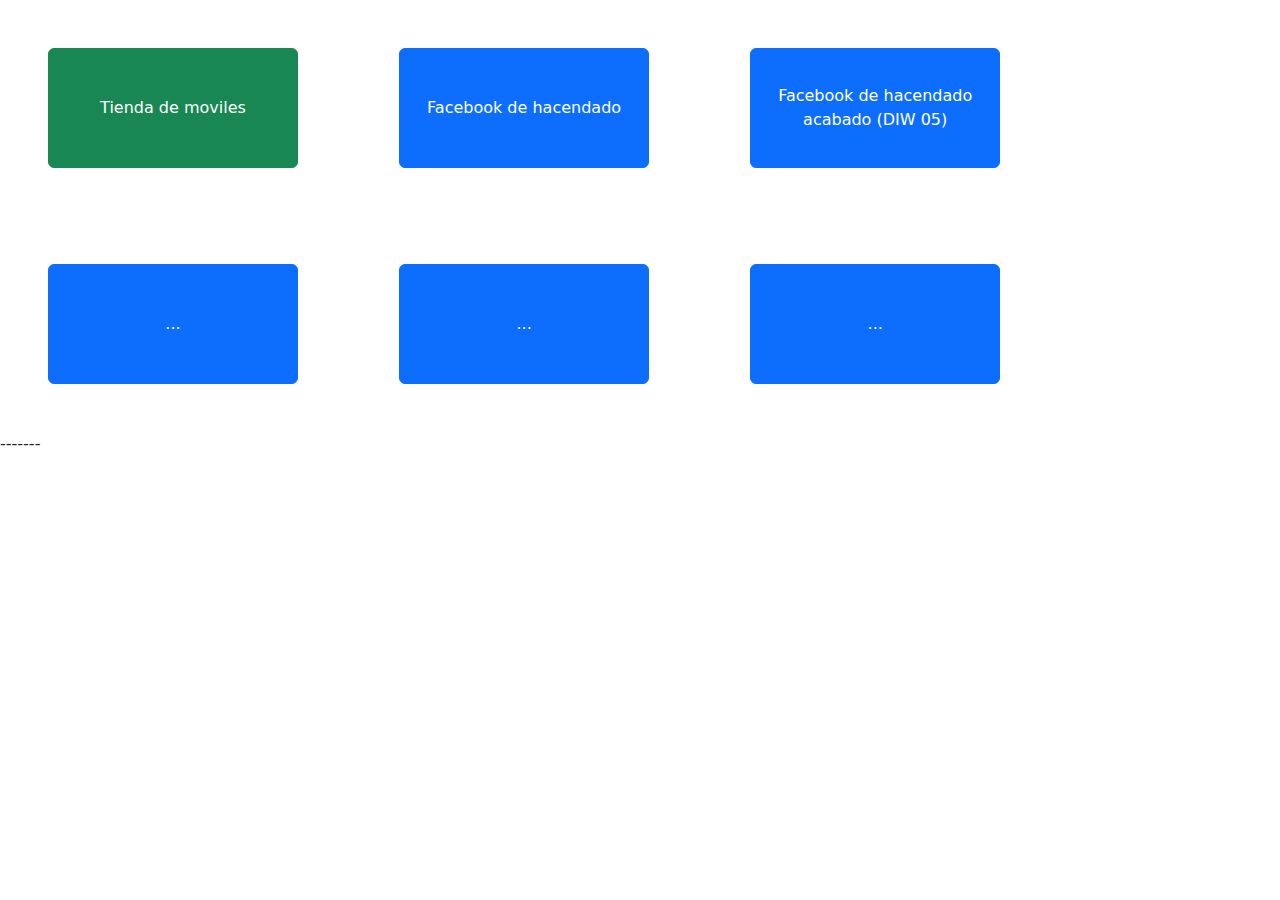
<file: index.html>
<!DOCTYPE html>
<html lang="en">
<head>
    <meta charset="UTF-8">
    <meta name="viewport" content="width=device-width, initial-scale=1.0">
    <link href="https://cdn.jsdelivr.net/npm/bootstrap@5.3.2/dist/css/bootstrap.min.css" rel="stylesheet" integrity="" crossorigin="anonymous">
    <link href="https://cdn.jsdelivr.net/npm/bootstrap-icons@1.7.2/font/bootstrap-icons.css" rel="stylesheet">
    <title>Jagoba Barberan</title>
</head>
<body>
    <div class="">
        <button type="button" class="btn btn-success m-5" style="width: 250px; height: 120px;">
            <a href="./pagina1/index.html" class="btn d-flex justify-content-center align-items-center" style="text-decoration: none; color: white; width: 100%; height: 100%;">Tienda de moviles</a>
        </button>
        <button type="button" class="btn btn-primary m-5" style="width: 250px; height: 120px;">
            <a href="./pagina2/index.html" class="btn d-flex justify-content-center align-items-center" style="text-decoration: none; color: white; width: 100%; height: 100%;">Facebook de hacendado</a>
        </button>

        <button type="button" class="btn btn-primary m-5" style="width: 250px; height: 120px;">
            <a href="./pagina3/index.html" class="btn d-flex justify-content-center align-items-center" style="text-decoration: none; color: white; width: 100%; height: 100%;">Facebook de hacendado acabado (DIW 05)</a>
        </button>

        <button type="button" class="btn btn-primary m-5" style="width: 250px; height: 120px;">
            <a href="#" class="btn d-flex justify-content-center align-items-center" style="text-decoration: none; color: white; width: 100%; height: 100%;">...</a>
        </button>

        <button type="button" class="btn btn-primary m-5" style="width: 250px; height: 120px;">
            <a href="#" class="btn d-flex justify-content-center align-items-center" style="text-decoration: none; color: white; width: 100%; height: 100%;">...</a>
        </button>

        
        <button type="button" class="btn btn-primary m-5" style="width: 250px; height: 120px;">
            <a href="#" class="btn d-flex justify-content-center align-items-center" style="text-decoration: none; color: white; width: 100%; height: 100%;">...</a>
        </button>
    </div>
</body>
<footer>-------</footer>
</html>
</file>
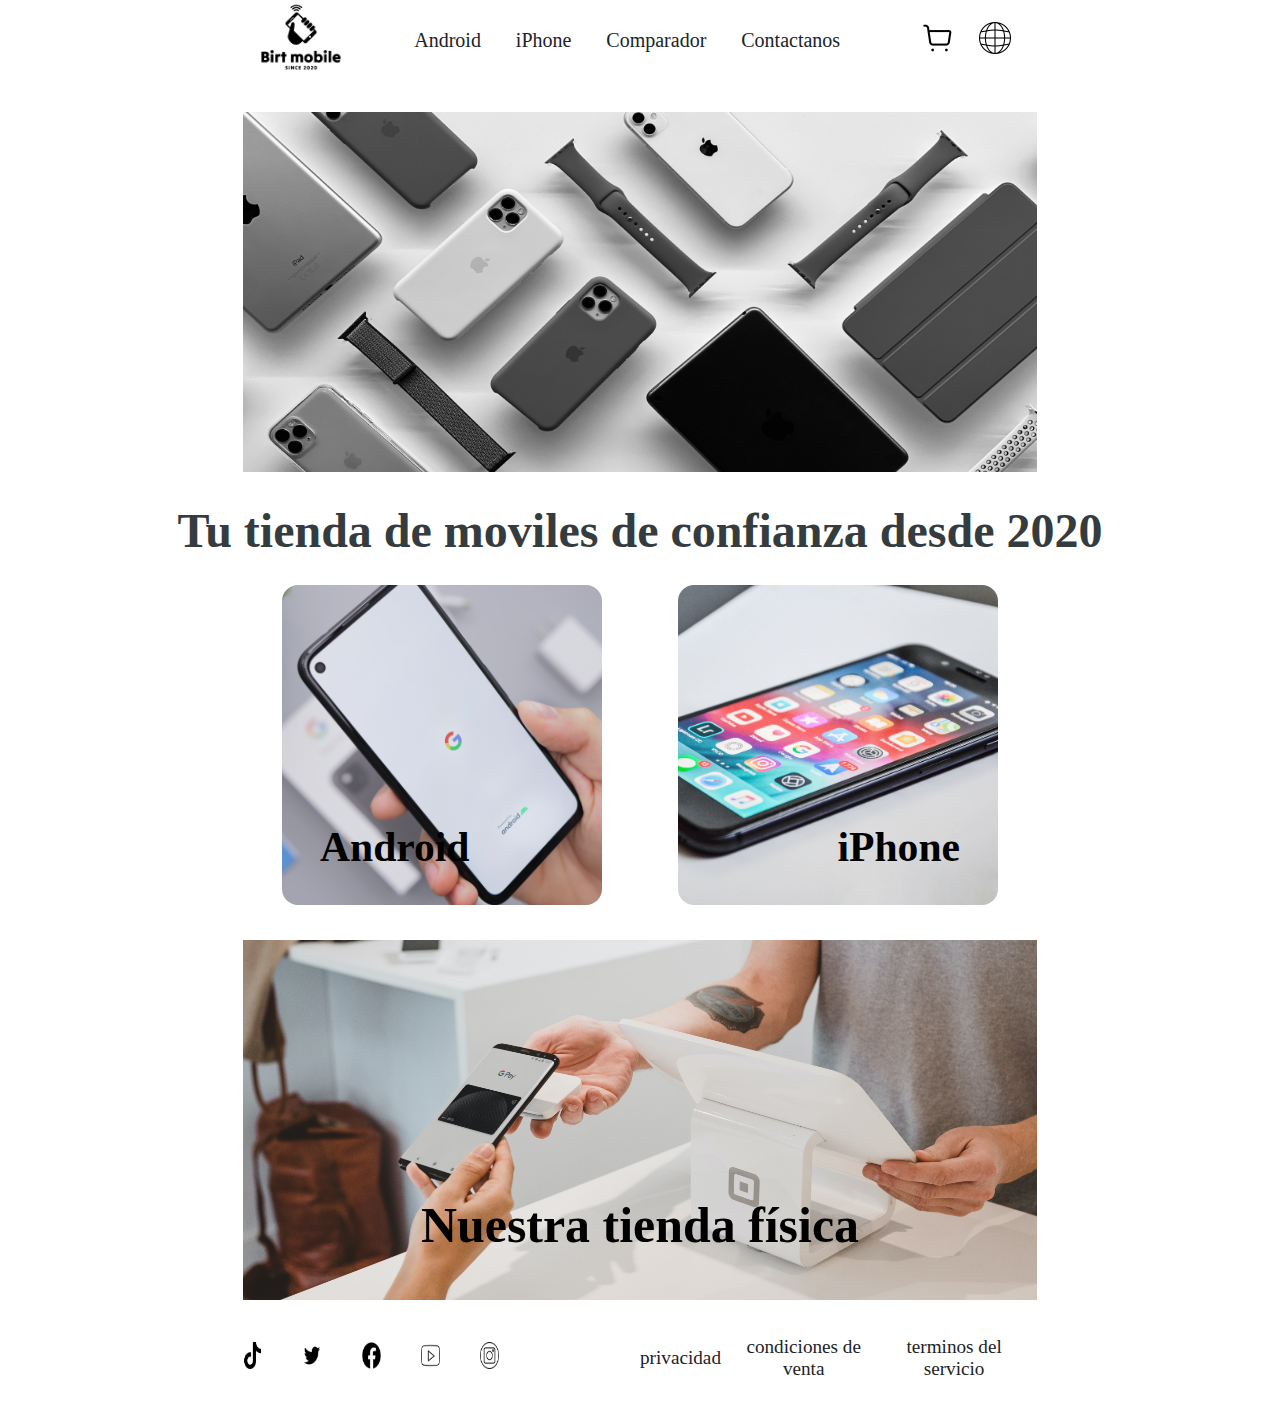
<file: pagina1/index.html>
<!DOCTYPE html>
<html lang="en">
<head>
    <meta charset="UTF-8">
    <meta name="viewport" content="width=device-width, initial-scale=1.0">
    <title>Birt Mobile</title>
    <link rel="stylesheet" href="styles/main.css">
    <link rel="stylesheet" href="styles/index.css">
</head>
<body>
    <!--Cabecera comun para todas las paginas con los diferentes menús-->
    <header id="cabecera">
        <a href="index.html"><img src="images/logotipo.png" alt="Logotipo Birt" id="imagen-birt"></a>
        <nav>
            <ul id="lista-menus">
                <li><a href="android.html" class="enlace-web">Android</a></li>
                <li><a href="iphone.html" class="enlace-web">iPhone</a></li>
                <li><a href="comparador.html" class="enlace-web">Comparador</a></li>
                <li><a href="contacta.html" class="enlace-web">Contactanos</a></li>
            </ul>
        </nav>
        <aside>
            <a href="cesta.html">
                <img src="images/cesta.png" alt="Carrito de la cesta" srcset="" id="carro-compra" class="icono">
            </a>
            <a href="#">
                <img src="images/idioma.png" alt="Selector de idioma" srcset="" id="selector-idioma" class="icono">
            </a>
        </aside>
    </header>
    <!--Imagen principal de la pagina y frase de la pagina-->
    <section id="general-index">
        <article>
            <img src="images/imagen-principal.jpg" alt="Imagen principal Index" srcset="" class="imagen-principal">
            <h1 class="color-gris">Tu tienda de moviles de confianza desde 2020</h1>
        </article>
        <!--diferentes menús de dispositivos-->
        <article id="imagenes">
            <span class="imagenesmoviles lado-android">
                <a href="android.html"><img src="images/android.jpg" alt="foto android" srcset="" class="imagen-dispositivo"></a>
                <p id="android">Android</p>
            </span>
            <span class="imagenesmoviles lado-iphone">
                <a href="iphone.html"><img src="images/iphone.jpg" alt="foto iphone" srcset="" class="imagen-dispositivo"></a>
                <p id="iphone">iPhone</p>
            </span>
        </article>
    </section>
    <!--footer-->
    <footer>
        <div class="imagen-texto">
            <a href="contacta.html" id="foto-footer-contacta"><img src="images/tienda.jpg" alt="imagen principal footer" srcset="" id="imagenfooter"></a>
            <h2>Nuestra tienda física</h2>
        </div>
        <div id="fin-pagina">
            <ul id="lista-iconos">
                <li><a href="#"><img src="images/tik-tok.png" alt="red tiktok" srcset="" class="icono-red-social"></a></li>
                <li><a href=""><img src="images/twitter.png" alt="red twitter" srcset="" class="icono-red-social"></a></li>
                <li><a href=""><img src="images/facebook.png" alt="red facebook" srcset="" class="icono-red-social"></a></li>
                <li><a href=""><img src="images/youtube.png" alt="red youtube" srcset="" class="icono-red-social"></a></li>
                <li><a href=""><img src="images/instagram.png" alt="red instagram" srcset="" class="icono-red-social"></a></li>
            </ul>

            <ul id="condiciones">
                <a href="#" class="enlace-web"><li>privacidad</li></a>
                <a href="#" class="enlace-web"><li>condiciones de venta</li></a>
                <a href="#" class="enlace-web"><li>terminos del servicio</li></a>
            </ul>
        </div>
    </footer>

</body>
</html>
</file>
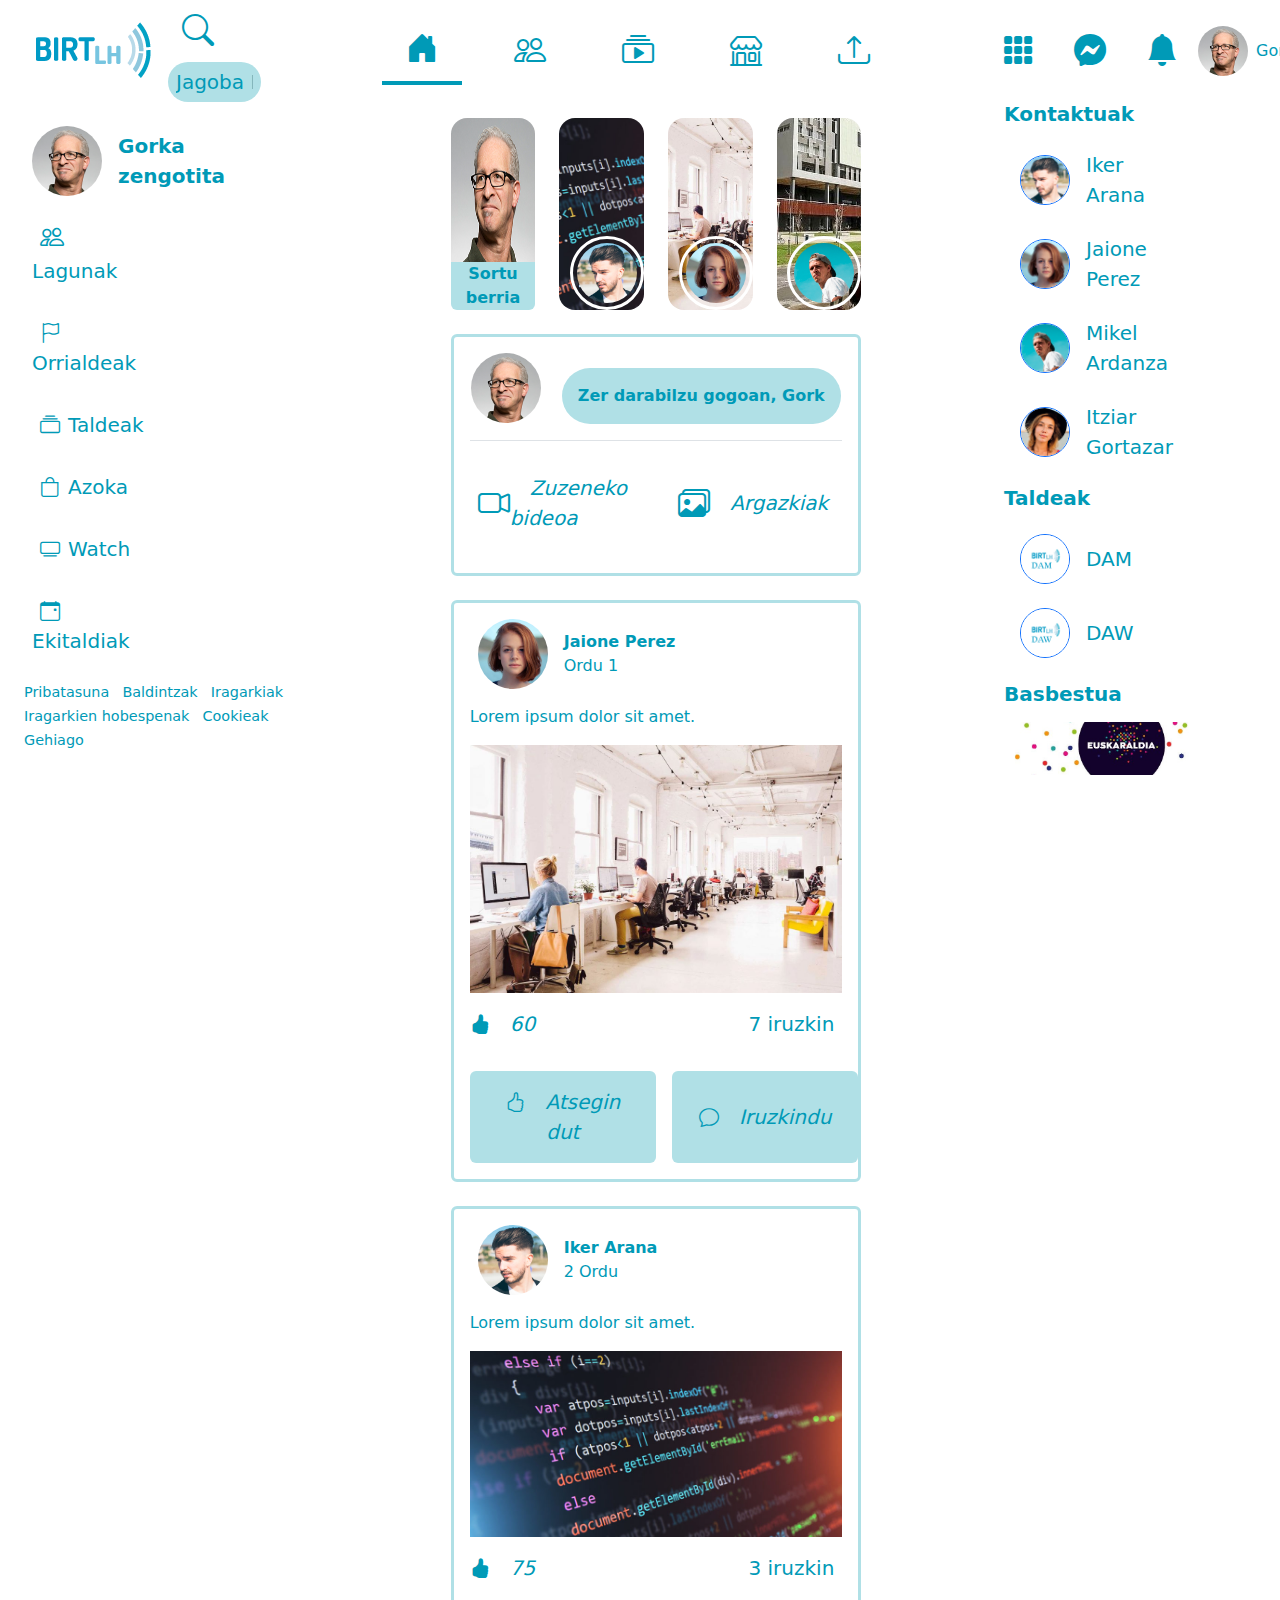
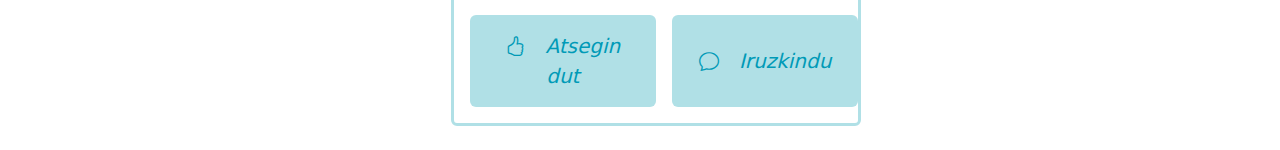
<file: pagina2/index.html>
<!DOCTYPE html>
<html lang="en">
<head>
    <meta charset="UTF-8">
    <meta name="viewport" content="width=device-width, initial-scale=1.0">
    <title>DIW 05 Jagoba</title>
    <link href="https://cdn.jsdelivr.net/npm/bootstrap@5.3.2/dist/css/bootstrap.min.css" rel="stylesheet" integrity="" crossorigin="anonymous">
    <link href="https://cdn.jsdelivr.net/npm/bootstrap-icons@1.7.2/font/bootstrap-icons.css" rel="stylesheet">
    
    <link rel="stylesheet" href="css/general.min.css">
</head>
<body>
    <!--Header de la pagina con las 3 columnas-->
    <header>
        <div class="container-fluid text-center">
            <div class="row">
                <!--Primera columna para el logo, el icono de la lupa y el input-->
                <div class="col-xl-3 col-md-7 col-12 d-flex align-items-center">
                    <img src="images/Logo_Birt.PNG" alt="" class="">
                    <div class="input-group text-center d-flex align-items-center">
                        <button class="btn btn-outline-none" type="button" id="search-addon">
                            <i class="bi bi-search"></i>
                        </button>
                        <input type="text" class="form-control-sm border-0 rounded-pill col-xl-8 col-8 fs-5 formulario" placeholder="Jagoba Barberan">
                    </div>
                </div>

                <!--Segunda columna para los iconos de la pagina-->
                <div class="col-xl-6 col-md-12 col-12 order-xl-0 order-3 d-flex justify-content-xl-center align-items-center justify-content-around gap-4">
                    <i class="bi bi-house-door-fill activo me-1 px-xl-4 p-2 "></i>
                    <i class="bi bi-people me-1 px-xl-4 p-2 pintar-cuadrado rounded-2"></i>
                    <i class="bi bi-collection-play me-1 px-xl-4 p-2 pintar-cuadrado rounded-2"></i>
                    <i class="bi bi-shop me-1 px-xl-4 p-2 pintar-cuadrado rounded-2"></i>
                    <i class="bi bi-upload me-1 px-xl-4 p-2 pintar-cuadrado rounded-2"></i>
                </div>

                <!--Tercera columna para los iconos, la foto y el nombre-->
                <div class="col-xl-3 col-md-5 col-12 d-flex justify-content-xl-end align-items-center justify-content-center">
                    <i class="bi bi-grid-3x3-gap-fill ms-2 p-3 pintar-redondo"></i>
                    <i class="bi bi-messenger ms-2 p-3 pintar-redondo"></i>
                    <i class="bi bi-bell-fill ms-2 p-3 pintar-redondo"></i>
                    <div class="pintar-tarjeta d-flex align-items-center p-1 col-xl-3">
                        <img src="images/persona1.jpg" alt="" srcset="" width="50" height="50" class="rounded-circle">
                        <span class="ms-2 nombre">Gorka</span>
                    </div>
                </div>
            </div>
        </div>
    </header>

    <!--Contenido de la pagina-->
    <main>
        <div class="container-fluid">
            <div class="row">
                <!--Primera columna para la foto y los diferentes enlaces-->
                <div class="col-xl-3 col-md-3 col-sm-3 p-4 d-none d-sm-inline">
                    <div class="d-flex align-items-center mb-3 ms-xl-2 pintar-tarjeta col-xl-7">
                        <img src="images/persona1.jpg" alt="" srcset="" width="70" height="70" class="rounded-circle me-3">
                        <span class="me-2 nombre"><a href="#" class="fs-5 fw-bold nombre">Gorka zengotita</a></span>
                    </div>
                    <ul class="list-unstyled">
                        <li class="mb-3 pintar-tarjeta col-xl-6 p-2 fs-5 nombre"><i class="bi bi-people fs-4 m-2"></i>Lagunak</li>
                        <li class="mb-3 pintar-tarjeta col-xl-6 p-2 fs-5 nombre"><i class="bi bi-flag fs-5 m-2"></i>Orrialdeak</li>
                        <li class="mb-3 pintar-tarjeta col-xl-6 p-2 fs-5 nombre"><i class="bi bi-collection fs-5 m-2"></i>Taldeak</li>
                        <li class="mb-3 pintar-tarjeta col-xl-6 p-2 fs-5 nombre"><i class="bi bi-bag fs-5 m-2"></i>Azoka</li>
                        <li class="mb-3 pintar-tarjeta col-xl-6 p-2 fs-5 nombre"><i class="bi bi-tv fs-5 m-2"></i>Watch</li>
                        <li class="mb-3 pintar-tarjeta col-xl-6 p-2 fs-5 nombre"><i class="bi bi-calendar-event fs-5 m-2"></i>Ekitaldiak</li>
                    </ul>
                    <div class="col-xl-12 mt-3">
                        <a href="" class="me-2 enlace">Pribatasuna</a>
                        <a href="" class="me-2 enlace">Baldintzak</a>
                        <a href="" class="me-2 enlace">Iragarkiak</a>
                        <a href="" class="me-2 enlace">Iragarkien hobespenak</a>
                        <a href="" class="me-2 enlace">Cookieak</a>
                        <a href="" class="me-2 enlace">Gehiago</a>
                    </div>
                </div>
                
                <!--Segunda columna para las historias y todo el feed-->
                <div class="col-xl-6 col-md-6 mx-md-3">
                    <!--Div unicamente para la zona de las historias hechas con card-->
                    <div class="col-xl-8 col-md-12 text-center d-flex justify-content-between m-auto gap-lg-4 gap-md-2 gap-2 mt-3">

                        <!--Primera historia-->
                        <div class="card rounded-4 border-0 tarjeta" style="width: 8rem; height: 12rem;">
                            <div class="storie w-100 h-100 position-absolute rounded-4"></div>
                            <img src="images/persona1.jpg" class="card-img-top rounded-top-4 " height="100%" alt="...">
                            <div class="p-xl-0 p-md-0">
                                <p class="card-text piefoto rounded-bottom d-dm-block">Sortu <span class="d-none d-lg-inline">berria</span></p>
                            </div>
                        </div>

                        <!--Segunda historia-->
                        <div class="card rounded-4 tarjeta border-0 " style="width: 8rem; height: 12rem;">
                            
                            <img src="images/paisaje2.jpg" class="card-img-top object-fit-cover rounded-4 " height="100%" alt="...">
                            
                            <div class="card-img-overlay p-0 d-flex justify-content-end align-items-end">
                                <span class="p-1 border border-3 border-white rounded-circle">
                                    <img src="images/persona2.jpg" width="60" height="60" class="rounded-circle" srcset="" >
                                </span>
                            </div>
                            <div class="storie w-100 h-100 position-absolute rounded-4 "></div>
                        </div>

                        <!--Tercera historia-->
                        <div class="card rounded-4 border-0 tarjeta storie" style="width: 8rem; height: 12rem;">
                            <img src="images/paisaje1.jpg" class="card-img-top object-fit-cover rounded-4 " height="100%" alt="...">
                            <div class="card-img-overlay p-0 d-flex justify-content-end align-items-end">
                                <span class="p-1 border border-3 border-white rounded-circle">
                                    <img src="images/persona3.jpg" width="60" height="60" class="rounded-circle" srcset="">
                                </span>
                            </div>
                            <div class="storie w-100 h-100 position-absolute rounded-4"></div>
                        </div>

                        <!--Cuarta historia-->
                        <div class="card rounded-4 tarjeta border-0 storie" style="width: 8rem; height: 12rem;">
                            <img src="images/ad1.jpg" class="card-img-top object-fit-cover rounded-4 " height="100%" alt="...">
                            <div class="card-img-overlay p-0 d-flex justify-content-end align-items-end">
                                <span class="p-1 border border-3 border-white rounded-circle">
                                    <img src="images/persona4.jpg" width="60" height="60" class="rounded-circle" srcset="">
                                </span>
                            </div>
                            <div class="storie w-100 h-100 position-absolute rounded-4"></div>
                        </div>
                        <!--Fin div historias-->
                    </div>
                    <!--contenido central del feed-->

                    <!--Primera parte donde aparece la foto y el input debajo-->
                    <div class="col-xl-8 m-auto border border-3 rounded bordetarjeta p-3 mt-4 mb-4">
                       <div class="border-bottom col-xl-12 text-center ">
                            <img src="images/persona1.jpg" alt="" srcset="" class="rounded-circle d-inline-block mb-3 ms-0" width="70" height="70">
                            <input type="text" class="border-0 rounded-pill col-xl-9 col-8 p-3 fw-bold d-inline-block mb-3 ms-3 formulario" placeholder="Zer darabilzu gogoan, Gorka?">
                       </div>

                       <div class="mb-1 mb-lg-0 mt-2 p-2">
                            <div class="d-flex justify-content-around gap-2">
                                <i class="bi bi-camera-video fs-xl-4 d-flex pintar-tarjeta-feed align-items-center justify-content-center col-xl-6 fs-md-2 mt-lg-0 my-md-3 my-lg-0"><p class="fs-5 mt-3 d-none d-lg-flex">&emsp;Zuzeneko bideoa</p></i>
                                <i class="bi bi-images fs-xl-4 d-flex  pintar-tarjeta-feed align-items-center justify-content-center col-xl-6 fs-lg-2 mt-lg-0 my-md-3 my-lg-0"><p class="fs-5 mt-3 d-none d-lg-flex">&emsp;Argazkiak</p></i>
                            </div>
                            
                        </div>
                    </div>
                    
                    <div class="col-xl-8 m-auto border border-3 rounded bordetarjeta p-3 mt-3 mb-4">
                        <div class="d-flex align-items-center mb-3 ms-2 col-xl-7">
                            <img src="images/persona3.jpg" alt="" srcset="" width="70" height="70" class="rounded-circle me-3">
                            <div>
                                <span class="me-2 nombre persona"><a href="#" class="fw-bold nombre">Jaione Perez</a></span>
                                <span class="d-flex"><a href="#" class="persona">Ordu 1</a></span>
                            </div>
                        </div>
                        <span class="d-flex textopost">Lorem ipsum dolor sit amet.</span>
                        

                        <div class=" d-flex justify-content-center mt-3 mb-3">
                             <img src="images/paisaje1.jpg" alt="" srcset="" width="500px" class="img-fluid w-100">
                         </div>
                         <div class="d-flex justify-content-between">
                            <i class="bi bi-hand-thumbs-up-fill fs-5 pintar-mano">&emsp;60</i>
                            <p class="fs-5 me-2 textopost pintar-mano">7 iruzkin</p>
                        </div>
                        <div class="d-flex justify-content-around mt-3 gap-3">
                            <button class="p-xl-3 p-3 pruebamia rounded col-6  pintar-boton"><i class="bi bi-hand-thumbs-up fs-5"><span class="d-none d-lg-inline">&emsp;Atsegin dut</span></i></button>
                            <button class="p-xl-3 p-3 pruebamia rounded col-6  pintar-boton"><i class="bi bi-chat fs-5"><span class="d-none d-lg-inline">&emsp;Iruzkindu</span></i></button>
                        </div>
                     </div>

                     <div class="col-xl-8 m-auto border border-3 rounded bordetarjeta p-3 mt-3 mb-4">
                        <div class="d-flex align-items-center mb-3 ms-2 col-xl-7">
                            <img src="images/persona2.jpg" alt="" srcset="" width="70" height="70" class="rounded-circle me-3">
                            <div>
                                <span class="me-2 nombre persona"><a href="#" class="fw-bold nombre">Iker Arana</a></span>
                                <span class="d-flex"><a href="#" class="persona">2 Ordu</a></span>
                            </div>
                        </div>
                        <span class="d-flex textopost">Lorem ipsum dolor sit amet.</span>
                        

                        <div class=" d-flex justify-content-center mt-3 mb-3">
                             <img src="images/paisaje2.jpg" alt="" srcset="" width="500px" class="img-fluid w-100">
                         </div>
                         <div class="d-flex justify-content-between">
                            <i class="bi bi-hand-thumbs-up-fill fs-5 pintar-mano">&emsp;75</i>
                            <p class="fs-5 me-2 textopost pintar-mano">3 iruzkin</p>
                        </div>
                        <div class="d-flex justify-content-around mt-3 gap-3">
                            <button class=" pruebamia rounded col-6 p-3 pintar-boton"><i class="bi bi-hand-thumbs-up fs-5"><span class="d-none d-lg-inline">&emsp;Atsegin dut</span></i></button>
                            <button class=" pruebamia rounded col-6 p-3 intar-boton"><i class="bi bi-chat fs-5"><span class="d-none d-lg-inline">&emsp;Iruzkindu</span></i></button>
                        </div>
                     </div>

                </div>
                
















                <!--Tercera columna con los contactos y demas-->
                <div class="col-xl-2 col-md-2 d-none d-md-inline">
                    <h5 class="nombre fw-bold mb-3">Kontaktuak</h5>
                    <div class="d-flex align-items-center my-4 ms-xl-3 pintar-tarjeta col-xl-7">
                        <img src="images/persona2.jpg" alt="" srcset="" width="50" height="50" class="rounded-circle me-3 border border-primary">
                        <span class="me-2 nombre"><a href="#" class="fs-5 nombre">Iker Arana</a></span>
                    </div>
                    <div class="d-flex align-items-center my-4 ms-xl-3 pintar-tarjeta col-xl-7">
                        <img src="images/persona3.jpg" alt="" srcset="" width="50" height="50" class="rounded-circle me-3 border border-primary">
                        <span class="me-2 nombre"><a href="#" class="fs-5 nombre">Jaione Perez</a></span>
                    </div>
                    <div class="d-flex align-items-center my-4 ms-xl-3 pintar-tarjeta col-xl-7">
                        <img src="images/persona4.jpg" alt="" srcset="" width="50" height="50" class="rounded-circle me-3 border border-primary">
                        <span class="me-2 nombre"><a href="#" class="fs-5 nombre">Mikel Ardanza</a></span>
                    </div>
                    <div class="d-flex align-items-center my-4 ms-xl-3 pintar-tarjeta col-xl-7">
                        <img src="images/persona5.jpg" alt="" srcset="" width="50" height="50" class="rounded-circle me-3 border border-primary">
                        <span class="me-2 nombre"><a href="#" class="fs-5 nombre">Itziar Gortazar</a></span>
                    </div>

                    <h5 class="nombre fw-bold mt-4 mb-3">Taldeak</h5>
                    <div class="d-flex align-items-center my-4 ms-xl-3 pintar-tarjeta col-xl-7">
                        <img src="images/DAM.png" alt="" srcset="" width="50" height="50" class="rounded-circle me-3 border border-primary">
                        <span class="me-2 nombre"><a href="#" class="fs-5 nombre">DAM</a></span>
                    </div>
                    <div class="d-flex align-items-center my-4 ms-xl-3 pintar-tarjeta col-xl-7">
                        <img src="images/DAW.png" alt="" srcset="" width="50" height="50" class="rounded-circle me-3 border border-primary">
                        <span class="me-2 nombre"><a href="#" class="fs-5 nombre">DAW</a></span>
                    </div>

                    <h5 class="nombre fw-bold mb-3">Basbestua</h5>
                    <img src="images/ad2.jpg" alt="" class="img-fluid">
                </div>

            </div>
        </div>
    </main>

</body>
</html>
</body>
</html>
</file>
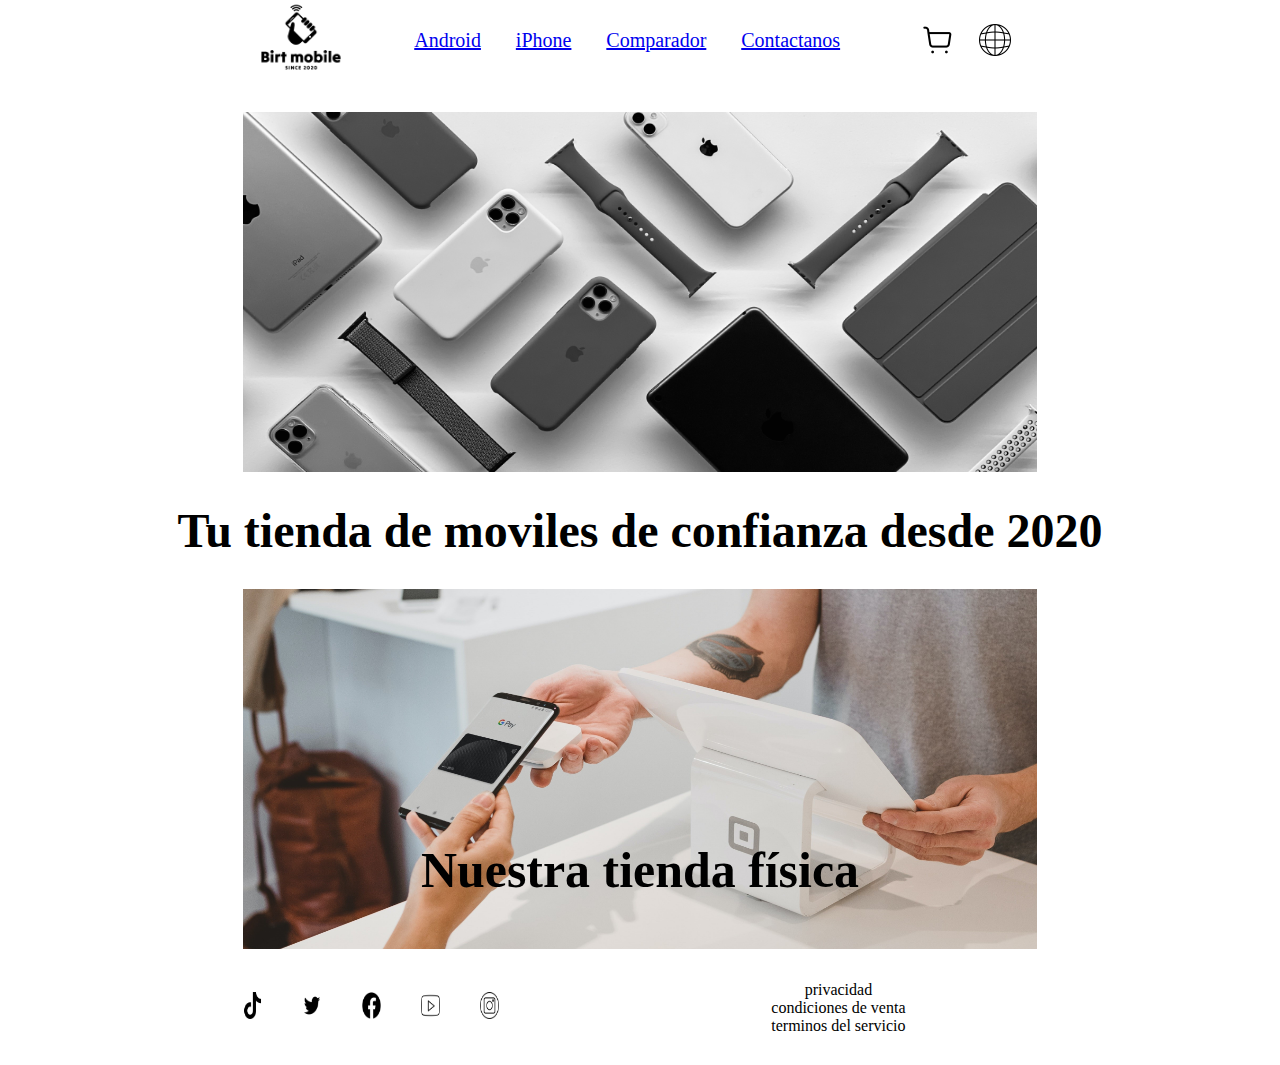
<file: pagina1/000-compra.html>
<!DOCTYPE html>
<html lang="en">
<head>
    <meta charset="UTF-8">
    <meta name="viewport" content="width=device-width, initial-scale=1.0">
    <title>Pagina Principal</title>
    <link rel="stylesheet" href="styles/main.css">
    <link rel="stylesheet" href="styles/index.css">
</head>
<body>
    <header id="cabecera">
        <a href="index.html"><img src="images/logotipo.png" alt="Logotipo Birt" id="imagen-birt"></a>
        <nav>
            <ul id="lista-menus">
                <li class="elemento-menu"><a href="android.html">Android</a></li>
                <li class="elemento-menu"><a href="iphone.html">iPhone</a></li>
                <li class="elemento-menu"><a href="comparador.html">Comparador</a></li>
                <li class="elemento-menu"><a href="contacta.html">Contactanos</a></li>
            </ul>
        </nav>
        <aside>
            <img src="images/cesta.png" alt="Carrito de la cesta" srcset="" id="carro-compra" class="icono">
            <img src="images/idioma.png" alt="Selector de idioma" srcset="" id="selector-idioma" class="icono">
            
        </aside>
    </header>
    <section>
        <img src="images/imagen-principal.jpg" alt="" srcset="" class="imagen-principal">

        <h1>Tu tienda de moviles de confianza desde 2020</h1>

        
    </section>

    <footer>
        <div class="imagen-texto">
            <img src="images/tienda.jpg" alt="" srcset="" id="imagenfooter">
            <h2>Nuestra tienda física</h2>
        </div>
        <div id="fin-pagina">
            <ul id="lista-iconos">
                <li><img src="images/tik-tok.png" alt="" srcset="" class="icono-red-social"></li>
                <li><img src="images/twitter.png" alt="" srcset="" class="icono-red-social"></li>
                <li><img src="images/facebook.png" alt="" srcset="" class="icono-red-social"></li>
                <li><img src="images/youtube.png" alt="" srcset="" class="icono-red-social"></li>
                <li><img src="images/instagram.png" alt="" srcset="" class="icono-red-social"></li>
            </ul>

            <ul id="contacto">
                <li>privacidad</li>
                <li>condiciones de venta</li>
                <li>terminos del servicio</li>
            </ul>
        </div>
    </footer>

</body>
</html>
</file>
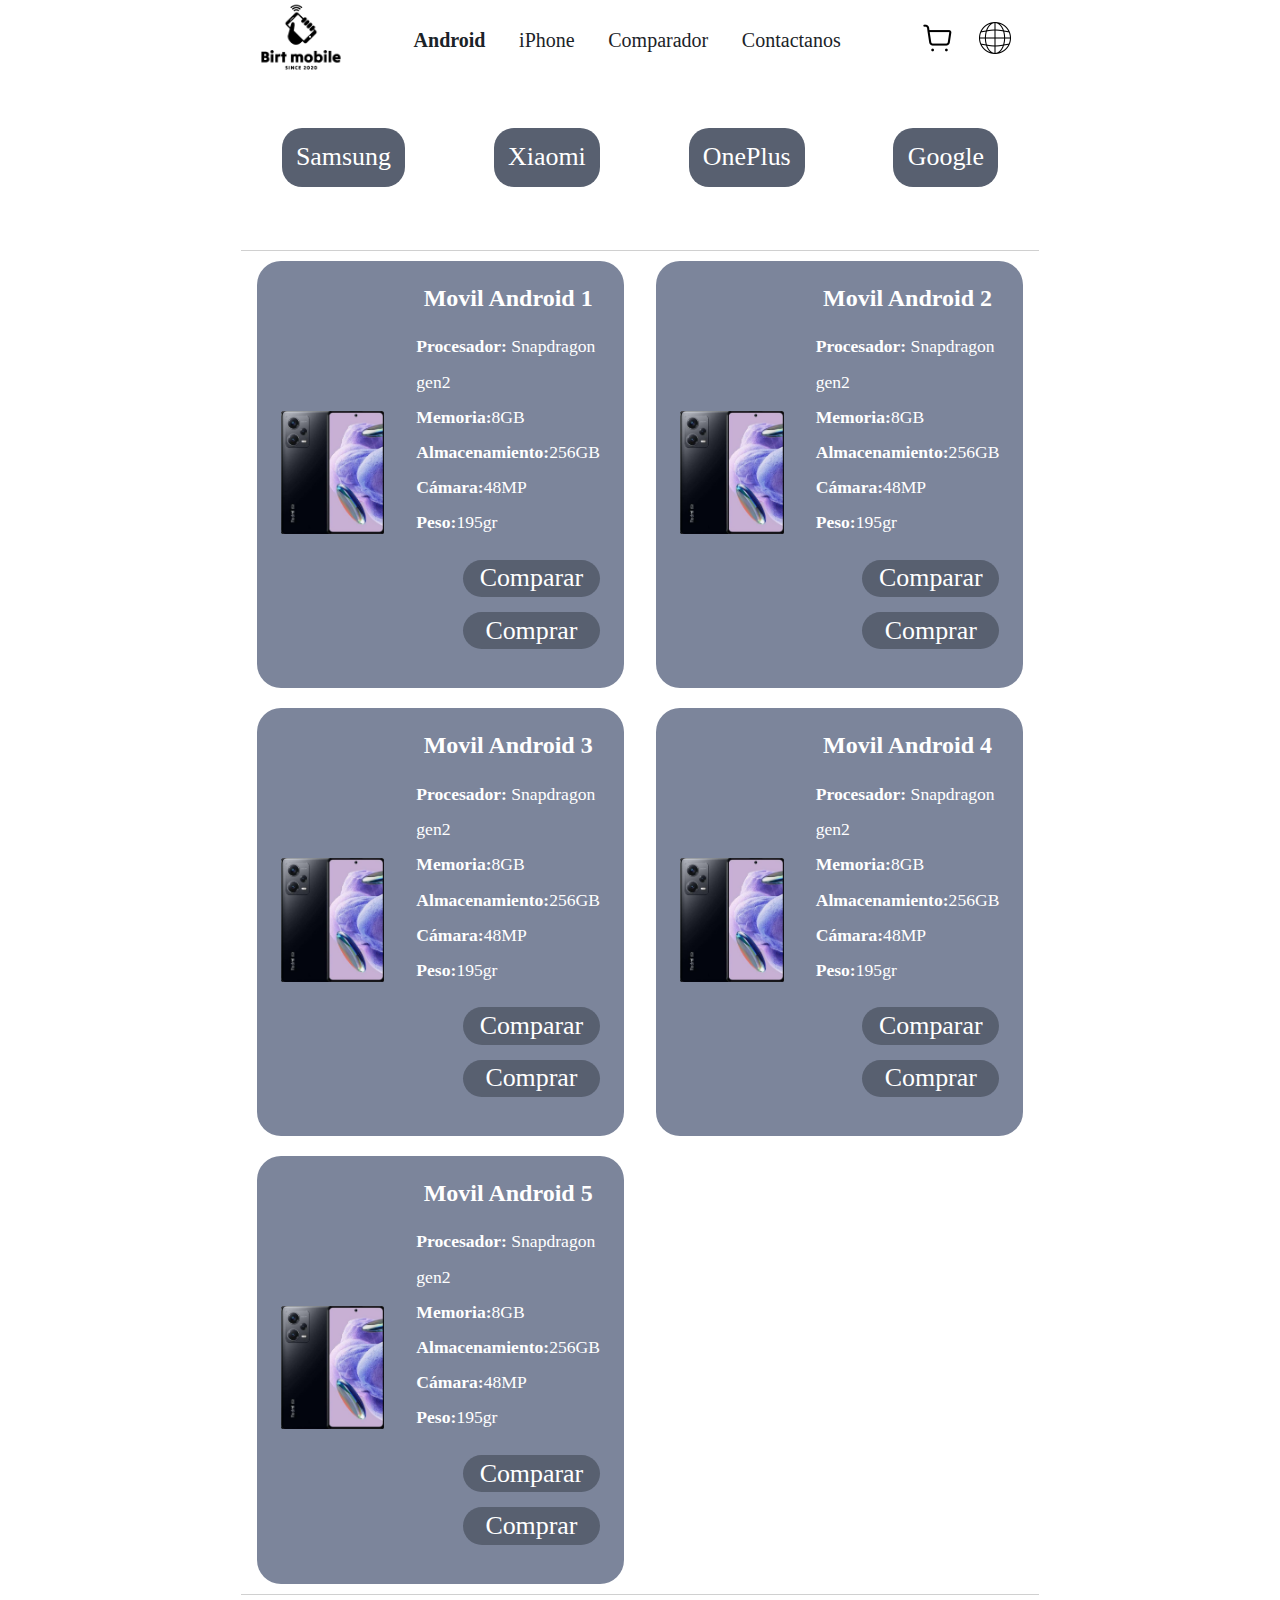
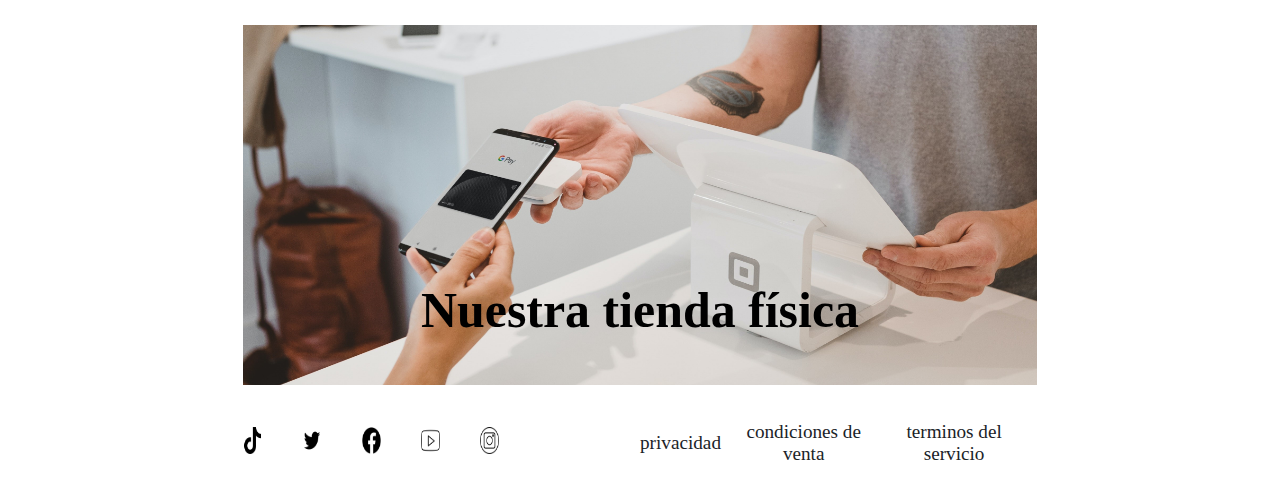
<file: pagina1/android.html>
<!DOCTYPE html>
<html lang="en">
<head>
    <meta charset="UTF-8">
    <meta name="viewport" content="width=device-width, initial-scale=1.0">
    <title>Android - Birt Mobile</title>
    <link rel="stylesheet" href="styles/main.css">
    <link rel="stylesheet" href="styles/moviles.css">
</head>
<body>
    <!--Cabecera comun para todas las paginas con los diferentes menús-->
    <header id="cabecera">
        <a href="index.html"><img src="images/logotipo.png" alt="Logotipo Birt" id="imagen-birt"></a>
        <nav>
            <ul id="lista-menus">
                <li class="actual"><a href="android.html" class="enlace-web">Android</a></li>
                <li><a href="iphone.html" class="enlace-web">iPhone</a></li>
                <li><a href="comparador.html" class="enlace-web">Comparador</a></li>
                <li><a href="contacta.html" class="enlace-web">Contactanos</a></li>
            </ul>
        </nav>
        <aside>
            <a href="cesta.html">
                <img src="images/cesta.png" alt="Carrito de la cesta" srcset="" id="carro-compra" class="icono">
            </a>
            <a href="#">
                <img src="images/idioma.png" alt="Selector de idioma" srcset="" id="selector-idioma" class="icono">
            </a>
        </aside>
    </header>
    
    <!--Seccion para las diferentes marcas de dispositivos-->
    <section id="filtro">
        <ul>
            <li class="boton-pulsable"><a href="">Samsung</a></li>
            <li class="boton-pulsable"><a href="">Xiaomi</a></li>
            <li class="boton-pulsable"><a href="">OnePlus</a></li>
            <li class="boton-pulsable"><a href="">Google</a></li>
        </ul>        
    </section>

    <!--Seccion para mostrar los dispositivos, cada uno en un article que hará de tarjeta-->
    <section id="contenido-princ">
        <article class="tarjeta">
            <div class="imagen-tarjeta">
                <img src="images/android_movil.png" alt="movil android">
            </div>
            <div class="datos-tarjeta">
                <h2>Movil Android 1</h2>
                <p><b>Procesador:</b> Snapdragon gen2</p>
                <p><b>Memoria:</b>8GB</p>
                <p><b>Almacenamiento:</b>256GB</p>
                <p><b>Cámara:</b>48MP</p>
                <p><b>Peso:</b>195gr</p>
                <span>
                    <a href="comparador.html" class="boton-pulsable">Comparar</a>
                    <a href="cesta.html" class="boton-pulsable">Comprar</a>
                </span>
            </div>
        </article>

        <article class="tarjeta">
            <div class="imagen-tarjeta">
                <img src="images/android_movil.png" alt="movil android">
            </div>
            <div class="datos-tarjeta">
                <h2>Movil Android 2</h2>
                <p><b>Procesador:</b> Snapdragon gen2</p>
                <p><b>Memoria:</b>8GB</p>
                <p><b>Almacenamiento:</b>256GB</p>
                <p><b>Cámara:</b>48MP</p>
                <p><b>Peso:</b>195gr</p>
                <span>
                    <a href="comparador.html" class="boton-pulsable">Comparar</a>
                    <a href="cesta.html" class="boton-pulsable">Comprar</a>
                </span>
            </div>
        </article>
        <article class="tarjeta">
            <div class="imagen-tarjeta">
                <img src="images/android_movil.png" alt="movil android">
            </div>
            <div class="datos-tarjeta">
                <h2>Movil Android 3</h2>
                <p><b>Procesador:</b> Snapdragon gen2</p>
                <p><b>Memoria:</b>8GB</p>
                <p><b>Almacenamiento:</b>256GB</p>
                <p><b>Cámara:</b>48MP</p>
                <p><b>Peso:</b>195gr</p>
                <span>
                    <a href="comparador.html" class="boton-pulsable">Comparar</a>
                    <a href="cesta.html" class="boton-pulsable">Comprar</a>
                </span>
            </div>
        </article>
        <article class="tarjeta">
            <div class="imagen-tarjeta">
                <img src="images/android_movil.png" alt="movil android">
            </div>
            <div class="datos-tarjeta">
                <h2>Movil Android 4</h2>
                <p><b>Procesador:</b> Snapdragon gen2</p>
                <p><b>Memoria:</b>8GB</p>
                <p><b>Almacenamiento:</b>256GB</p>
                <p><b>Cámara:</b>48MP</p>
                <p><b>Peso:</b>195gr</p>
                <span>
                    <a href="comparador.html" class="boton-pulsable">Comparar</a>
                    <a href="cesta.html" class="boton-pulsable">Comprar</a>
                </span>
            </div>
        </article>
        <article class="tarjeta">
            <div class="imagen-tarjeta">
                <img src="images/android_movil.png" alt="movil android">
            </div>
            <div class="datos-tarjeta">
                <h2>Movil Android 5</h2>
                <p><b>Procesador:</b> Snapdragon gen2</p>
                <p><b>Memoria:</b>8GB</p>
                <p><b>Almacenamiento:</b>256GB</p>
                <p><b>Cámara:</b>48MP</p>
                <p><b>Peso:</b>195gr</p>
                <span>
                    <a href="comparador.html" class="boton-pulsable">Comparar</a>
                    <a href="cesta.html" class="boton-pulsable">Comprar</a>
                </span>
            </div>
        </article>
    </section>

    <!--Footer-->
    <footer>
        <div class="imagen-texto">
            <a href="contacta.html" id="foto-footer-contacta"><img src="images/tienda.jpg" alt="imagen principal footer" srcset="" id="imagenfooter"></a>
            <h2>Nuestra tienda física</h2>
        </div>
        <div id="fin-pagina">
            <ul id="lista-iconos">
                <li><img src="images/tik-tok.png" alt="red tiktok" srcset="" class="icono-red-social"></li>
                <li><img src="images/twitter.png" alt="red twitter" srcset="" class="icono-red-social"></li>
                <li><img src="images/facebook.png" alt="red facebook" srcset="" class="icono-red-social"></li>
                <li><img src="images/youtube.png" alt="red youtube" srcset="" class="icono-red-social"></li>
                <li><img src="images/instagram.png" alt="red instagram" srcset="" class="icono-red-social"></li>
            </ul>

            <ul id="condiciones">
                <a href="#" class="enlace-web"><li>privacidad</li></a>
                <a href="#" class="enlace-web"><li>condiciones de venta</li></a>
                <a href="#" class="enlace-web"><li>terminos del servicio</li></a>
            </ul>
        </div>
    </footer>

</body>
</html>
</file>
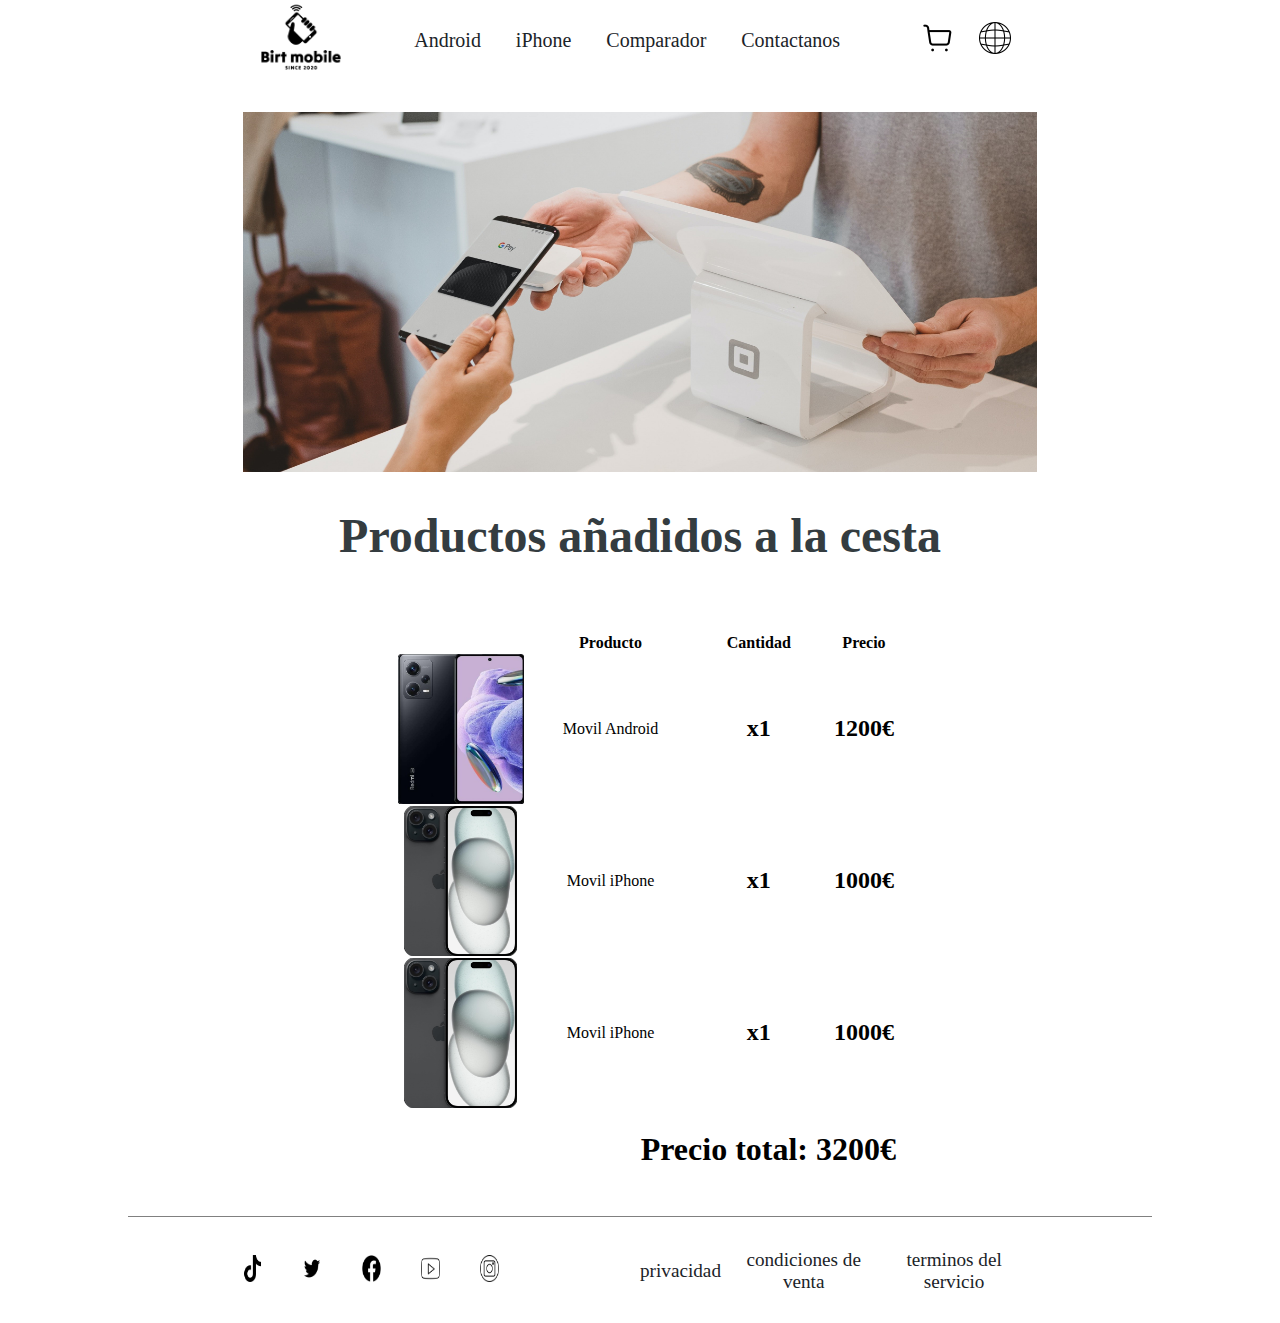
<file: pagina1/cesta.html>
<!DOCTYPE html>
<html lang="en">
<head>
    <meta charset="UTF-8">
    <meta name="viewport" content="width=device-width, initial-scale=1.0">
    <title>Carrito de compra - Birt Mobile</title>
    <link rel="stylesheet" href="styles/main.css">
    <link rel="stylesheet" href="styles/cesta.css">
</head>
<body>
    <!--Cabecera comun para todas las paginas con los diferentes menús-->
    <header id="cabecera">
        <a href="index.html"><img src="images/logotipo.png" alt="Logotipo Birt" id="imagen-birt"></a>
        <nav>
            <ul id="lista-menus">
                <li><a href="android.html" class="enlace-web">Android</a></li>
                <li><a href="iphone.html" class="enlace-web">iPhone</a></li>
                <li><a href="comparador.html" class="enlace-web">Comparador</a></li>
                <li><a href="contacta.html" class="enlace-web">Contactanos</a></li>
            </ul>
        </nav>
        <aside>
            <a href="cesta.html">
                <img src="images/cesta.png" alt="Carrito de la cesta" srcset="" id="carro-compra" class="icono">
            </a>
            <a href="#">
                <img src="images/idioma.png" alt="Selector de idioma" srcset="" id="selector-idioma" class="icono">
            </a>
        </aside>
    </header>
    <!--Imagen principal de la pagina y frase de la pagina-->
    <section>
        <img src="images/tienda.jpg" alt="imagen principal pagina" srcset="" class="imagen-principal">
        <h1 class="color-gris">Productos añadidos a la cesta</h1>
    </section>
    <!--Listado de dispositivos añadidos a la cesta-->
    <section class="contenido">
        <table>
            <thead id="cabecera-tabla">
                <tr>
                    <td> </td>
                    <td>Producto</td>
                    <td>Cantidad</td>
                    <td>Precio</td>
                </tr>
            </thead>
            <tbody>
                <tr>
                    <td><img src="images/android_movil.png" alt="movil android"></td>
                    <td>Movil Android</td>
                    <td class="cantidad">x1</td>
                    <td class="precio">1200€</td>
                </tr>
                <tr>
                    <td><img src="images/iphone_articulo.png" alt="movil iphone"></td>
                    <td>Movil iPhone</td>
                    <td class="cantidad">x1</td>
                    <td class="precio">1000€</td>
                </tr>
                <tr>
                    <td><img src="images/iphone_articulo.png" alt="movil iphone"></td>
                    <td>Movil iPhone</td>
                    <td class="cantidad">x1</td>
                    <td class="precio">1000€</td>
                </tr>
            </tbody>
        </table>

        <!--Precio total de los productos añadidos a la cesta-->
        <h2 class="total">Precio total: 3200€</h2>
    </section>
    <!--Footer diferente al resto de paginas-->
    <footer id="footer-diferente"> 
        <div id="fin-pagina">
            <ul id="lista-iconos">
                <li><img src="images/tik-tok.png" alt="red tiktok" srcset="" class="icono-red-social"></li>
                <li><img src="images/twitter.png" alt="red twitter" srcset="" class="icono-red-social"></li>
                <li><img src="images/facebook.png" alt="red facebook" srcset="" class="icono-red-social"></li>
                <li><img src="images/youtube.png" alt="red youtube" srcset="" class="icono-red-social"></li>
                <li><img src="images/instagram.png" alt="red instagram" srcset="" class="icono-red-social"></li>
            </ul>

            <ul id="condiciones">
                <a href="#" class="enlace-web"><li>privacidad</li></a>
                <a href="#" class="enlace-web"><li>condiciones de venta</li></a>
                <a href="#" class="enlace-web"><li>terminos del servicio</li></a>
            </ul>
        </div>
    </footer>
</body>
</html>
</file>
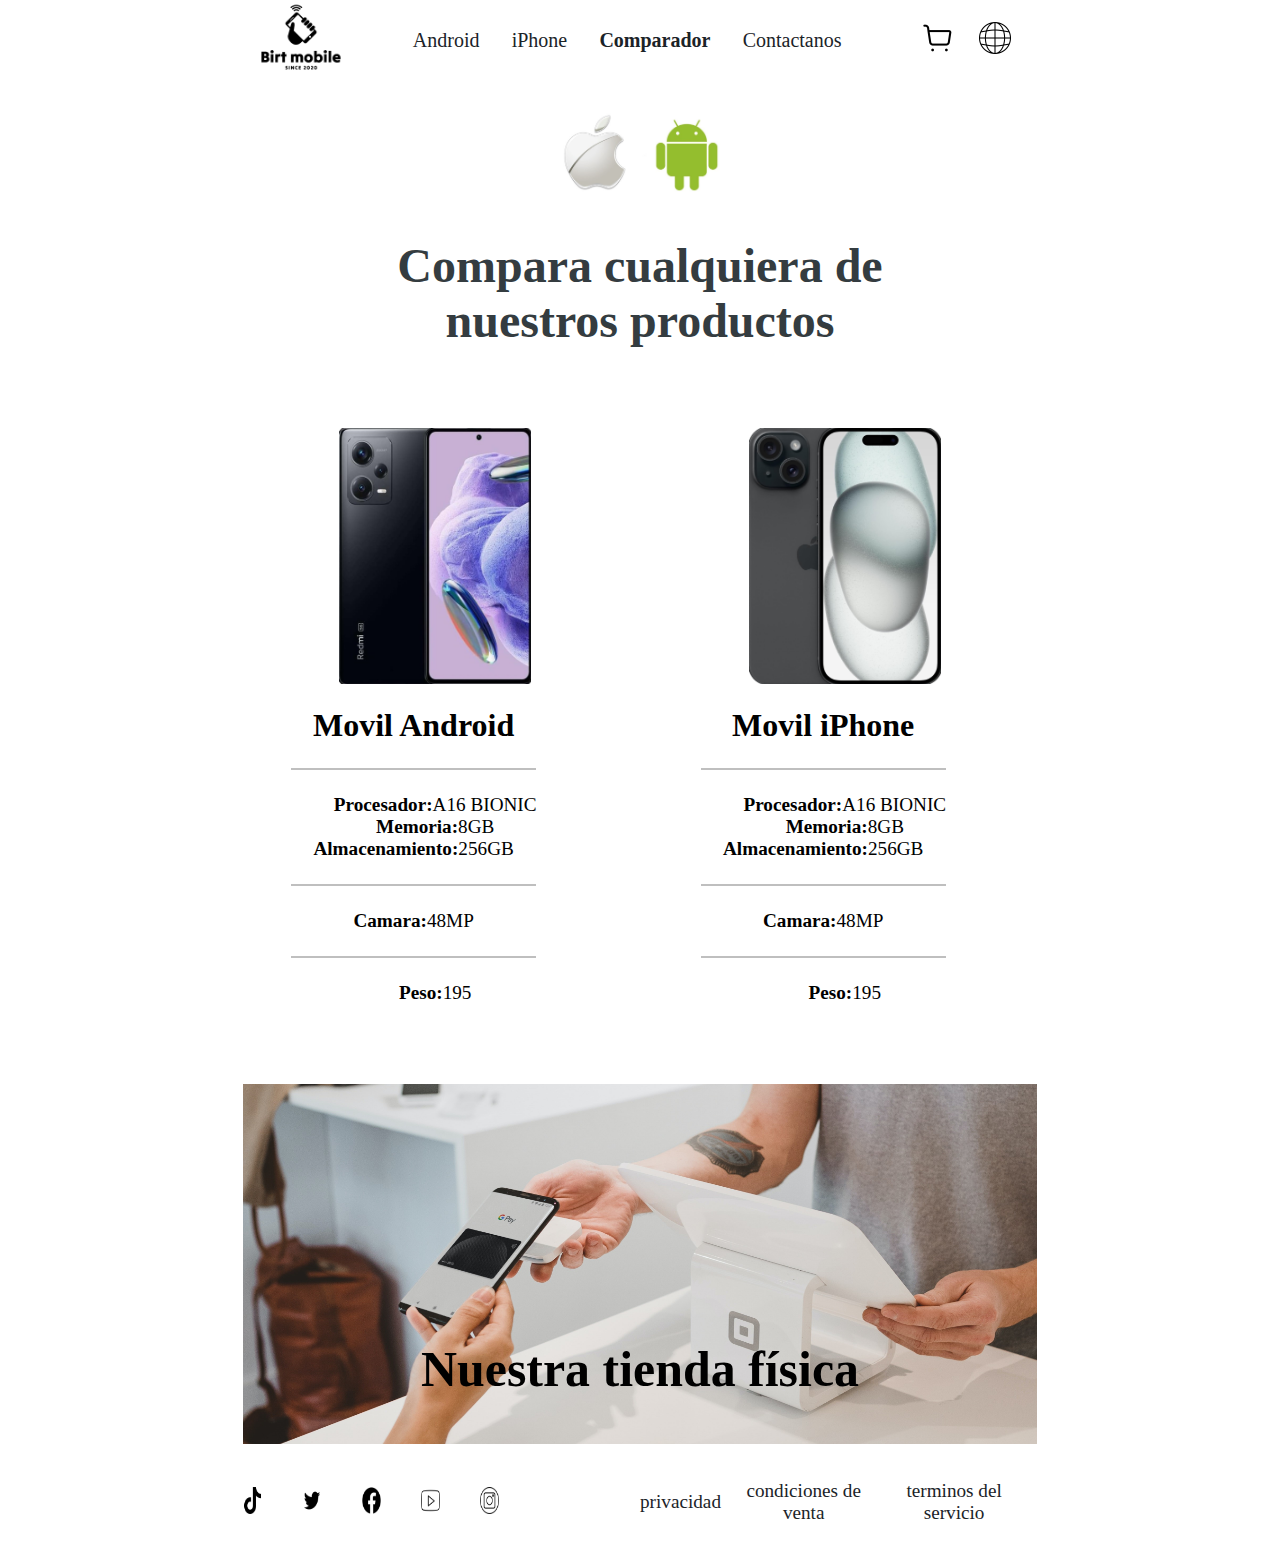
<file: pagina1/comparador.html>
<!DOCTYPE html>
<html lang="en">
<head>
    <meta charset="UTF-8">
    <meta name="viewport" content="width=device-width, initial-scale=1.0">
    <title>Comparador - Birt Mobile</title>
    <link rel="stylesheet" href="styles/main.css">
    <link rel="stylesheet" href="styles/comparador.css">
</head>
<body>
    <!--Cabecera comun para todas las paginas con los diferentes menús-->
    <header id="cabecera">
        <a href="index.html"><img src="images/logotipo.png" alt="Logotipo Birt" id="imagen-birt"></a>
        <nav>
            <ul id="lista-menus">
                <li><a href="android.html" class="enlace-web">Android</a></li>
                <li><a href="iphone.html" class="enlace-web">iPhone</a></li>
                <li class="actual"><a href="comparador.html" class="enlace-web">Comparador</a></li>
                <li><a href="contacta.html" class="enlace-web">Contactanos</a></li>
            </ul>
        </nav>
        <aside>
            <a href="cesta.html">
                <img src="images/cesta.png" alt="Carrito de la cesta" srcset="" id="carro-compra" class="icono">
            </a>
            <a href="#">
                <img src="images/idioma.png" alt="Selector de idioma" srcset="" id="selector-idioma" class="icono">
            </a>
        </aside>
    </header>
    <!--Imagen principal de la pagina y frase de la pagina-->
    <section>
        <img src="images/comparador.jpg" alt="imagen principal" srcset="" class="imagen-principal">
        <h1 class="color-gris">Compara cualquiera de nuestros productos</h1>
    </section>

    <!--Zona para mostrar los productos para su comparacion-->
    <section id="zona-comparador">
        <article class="tarjeta-movil">
            <img src="images/android_movil.png" alt="imagen android" srcset="">
            <h2 class="linea">Movil Android</h2>
            <p><b>Procesador:</b>A16 BIONIC</p>
            <p><b>Memoria:</b>8GB</p>
            <p class="linea"><b>Almacenamiento:</b>256GB</p>
            <p class="linea"><b>Camara:</b>48MP</p>
            <p><b>Peso:</b>195</p>
        </article>

        <article class="tarjeta-movil">
            <img src="images/iphone_articulo.png" alt="imagen iphone" srcset="">
            <h2 class="linea">Movil iPhone</h2>
            <p><b>Procesador:</b>A16 BIONIC</p>
            <p><b>Memoria:</b>8GB</p>
            <p class="linea"><b>Almacenamiento:</b>256GB</p>
            <p class="linea"><b>Camara:</b>48MP</p>
            <p><b>Peso:</b>195</p>
        </article>
    </section>
    
    <!--footer-->
    <footer>
        <div class="imagen-texto">
            <a href="contacta.html" id="foto-footer-contacta"><img src="images/tienda.jpg" alt="imagen principal footer" srcset="" id="imagenfooter"></a>
            <h2>Nuestra tienda física</h2>
        </div>
        <div id="fin-pagina">
            <ul id="lista-iconos">
                <li><img src="images/tik-tok.png" alt="red tiktok" srcset="" class="icono-red-social"></li>
                <li><img src="images/twitter.png" alt="red twitter" srcset="" class="icono-red-social"></li>
                <li><img src="images/facebook.png" alt="red facebook" srcset="" class="icono-red-social"></li>
                <li><img src="images/youtube.png" alt="red youtube" srcset="" class="icono-red-social"></li>
                <li><img src="images/instagram.png" alt="red instagram" srcset="" class="icono-red-social"></li>
            </ul>

            <ul id="condiciones">
                <a href="#" class="enlace-web"><li>privacidad</li></a>
                <a href="#" class="enlace-web"><li>condiciones de venta</li></a>
                <a href="#" class="enlace-web"><li>terminos del servicio</li></a>
            </ul>
        </div>
    </footer>

</body>
</html>
</file>
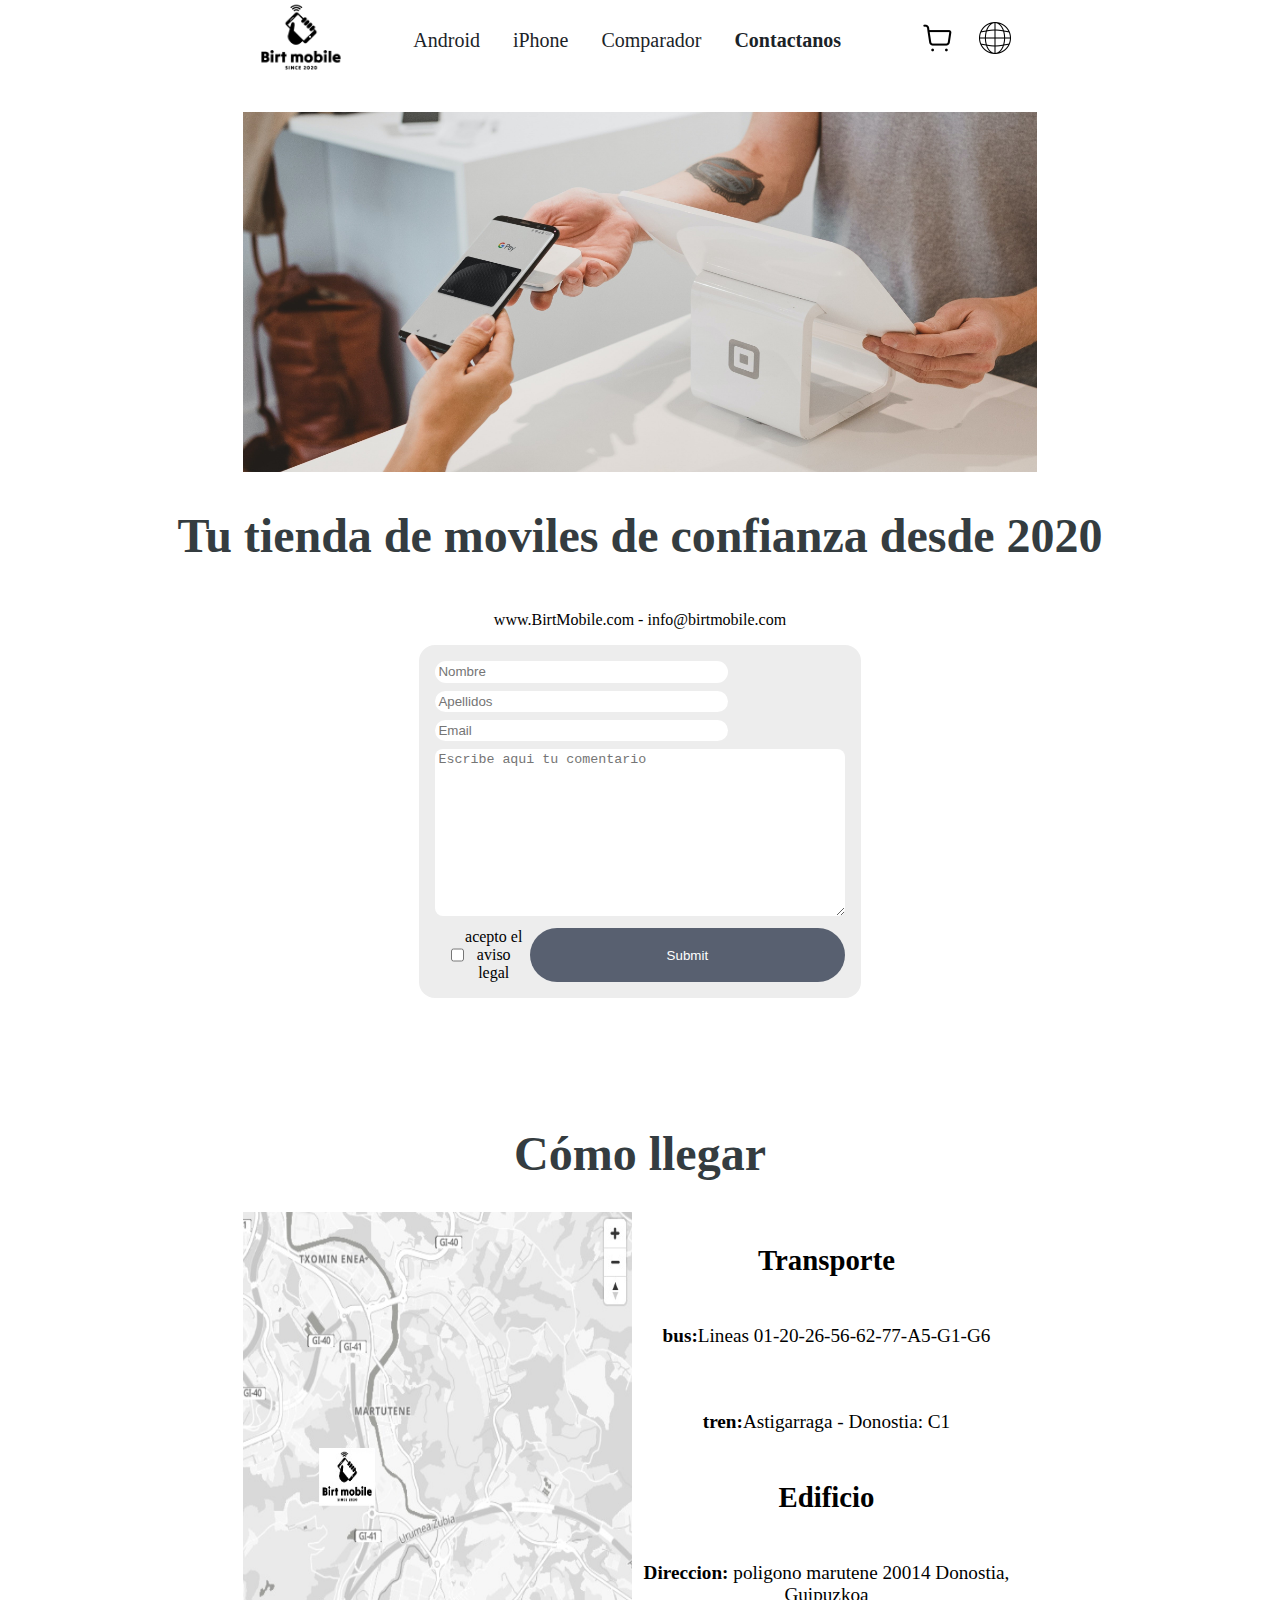
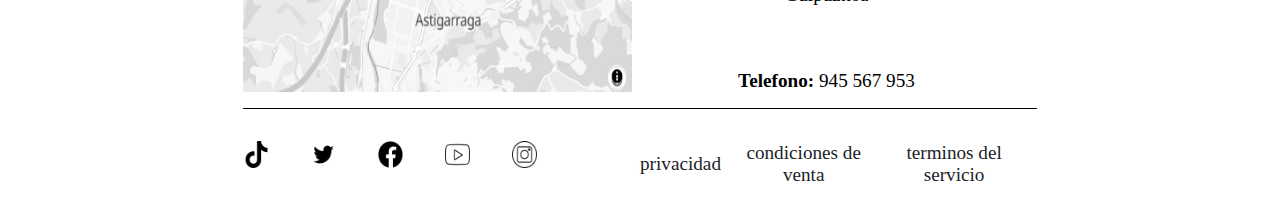
<file: pagina1/contacta.html>
<!DOCTYPE html>
<html lang="en">
<head>
    <meta charset="UTF-8">
    <meta name="viewport" content="width=device-width, initial-scale=1.0">
    <title>Contacta - Birt Mobile</title>
    <link rel="stylesheet" href="styles/main.css">
    <link rel="stylesheet" href="styles/contacta.css">
</head>
<body>
    <!--Cabecera comun para todas las paginas con los diferentes menús-->
    <header id="cabecera">
        <a href="index.html"><img src="images/logotipo.png" alt="Logotipo Birt" id="imagen-birt"></a>
        <nav>
            <ul id="lista-menus">
                <li><a href="android.html" class="enlace-web">Android</a></li>
                <li><a href="iphone.html" class="enlace-web">iPhone</a></li>
                <li><a href="comparador.html" class="enlace-web">Comparador</a></li>
                <li class="actual"><a href="contacta.html" class="enlace-web">Contactanos</a></li>
            </ul>
        </nav>
        <aside>
            <a href="cesta.html">
                <img src="images/cesta.png" alt="Carrito de la cesta" srcset="" id="carro-compra" class="icono">
            </a>
            <a href="#">
                <img src="images/idioma.png" alt="Selector de idioma" srcset="" id="selector-idioma" class="icono">
            </a>
        </aside>
    </header>
    <!--Imagen principal de la pagina, frase de la pagina y parrafo de informacion-->
    <section>
        <img src="images/tienda.jpg" alt="imagen principal" srcset="" class="imagen-principal">
        <h1 class="color-gris descrip">Tu tienda de moviles de confianza desde 2020</h1>
    </section>
    <p>www.BirtMobile.com - info@birtmobile.com</p>

    <!--Formulario de contacto-->
    <form action="get">
        <input type="text" name="nombre" id="nombre" class="entrada" placeholder="Nombre">
        <input type="text" name="apellidos" id="apellidos" class="entrada" placeholder="Apellidos">
        <input type="email" name="email" id="email" class="entrada" placeholder="Email">
        <textarea name="comentario" id="comentario" class="texto" placeholder="Escribe aqui tu comentario"></textarea>
        <span>
            <input type="checkbox" name="acepto" id="acepto" class="acepto"> 
            <label for="acepto">acepto el aviso legal</label>
            <input type="submit" name="enviar" id="enviar" class="enviar">
        </span>
    </form>

    <!--Frase previa al footer-->
    <section>
        <h2 class="color-gris descrip">Cómo llegar</h2>
    </section>
    <!--footer-->
    <footer id="footer-diferente"> 
    <section id="contenedor-ubicacion">
        <img src="images/mapa.jpg" alt="mapa donde estamos" srcset="" id="imagenfooter">
        <div id="contenedor-informacion">
            <h2>Transporte</h2>
            <p><b>bus:</b>Lineas 01-20-26-56-62-77-A5-G1-G6</p>
            <p><b>tren:</b>Astigarraga - Donostia: C1</p>
            <h2>Edificio</h2>
            <p><b>Direccion:</b> poligono marutene 20014 Donostia, Guipuzkoa</p>
            <p><b>Telefono:</b> 945 567 953</p>
        </div>
    </section>
        <div id="fin-pagina">
            <ul id="lista-iconos">
                <li><img src="images/tik-tok.png" alt="red tiktok" srcset="" class="icono-red-social"></li>
                <li><img src="images/twitter.png" alt="red twitter" srcset="" class="icono-red-social"></li>
                <li><img src="images/facebook.png" alt="red facebook" srcset="" class="icono-red-social"></li>
                <li><img src="images/youtube.png" alt="red youtube" srcset="" class="icono-red-social"></li>
                <li><img src="images/instagram.png" alt="red instagram" srcset="" class="icono-red-social"></li>
            </ul>

            <ul id="condiciones">
                <a href="#" class="enlace-web"><li>privacidad</li></a>
                <a href="#" class="enlace-web"><li>condiciones de venta</li></a>
                <a href="#" class="enlace-web"><li>terminos del servicio</li></a>
            </ul>
        </div>
    </footer>
</body>
</html>
</file>
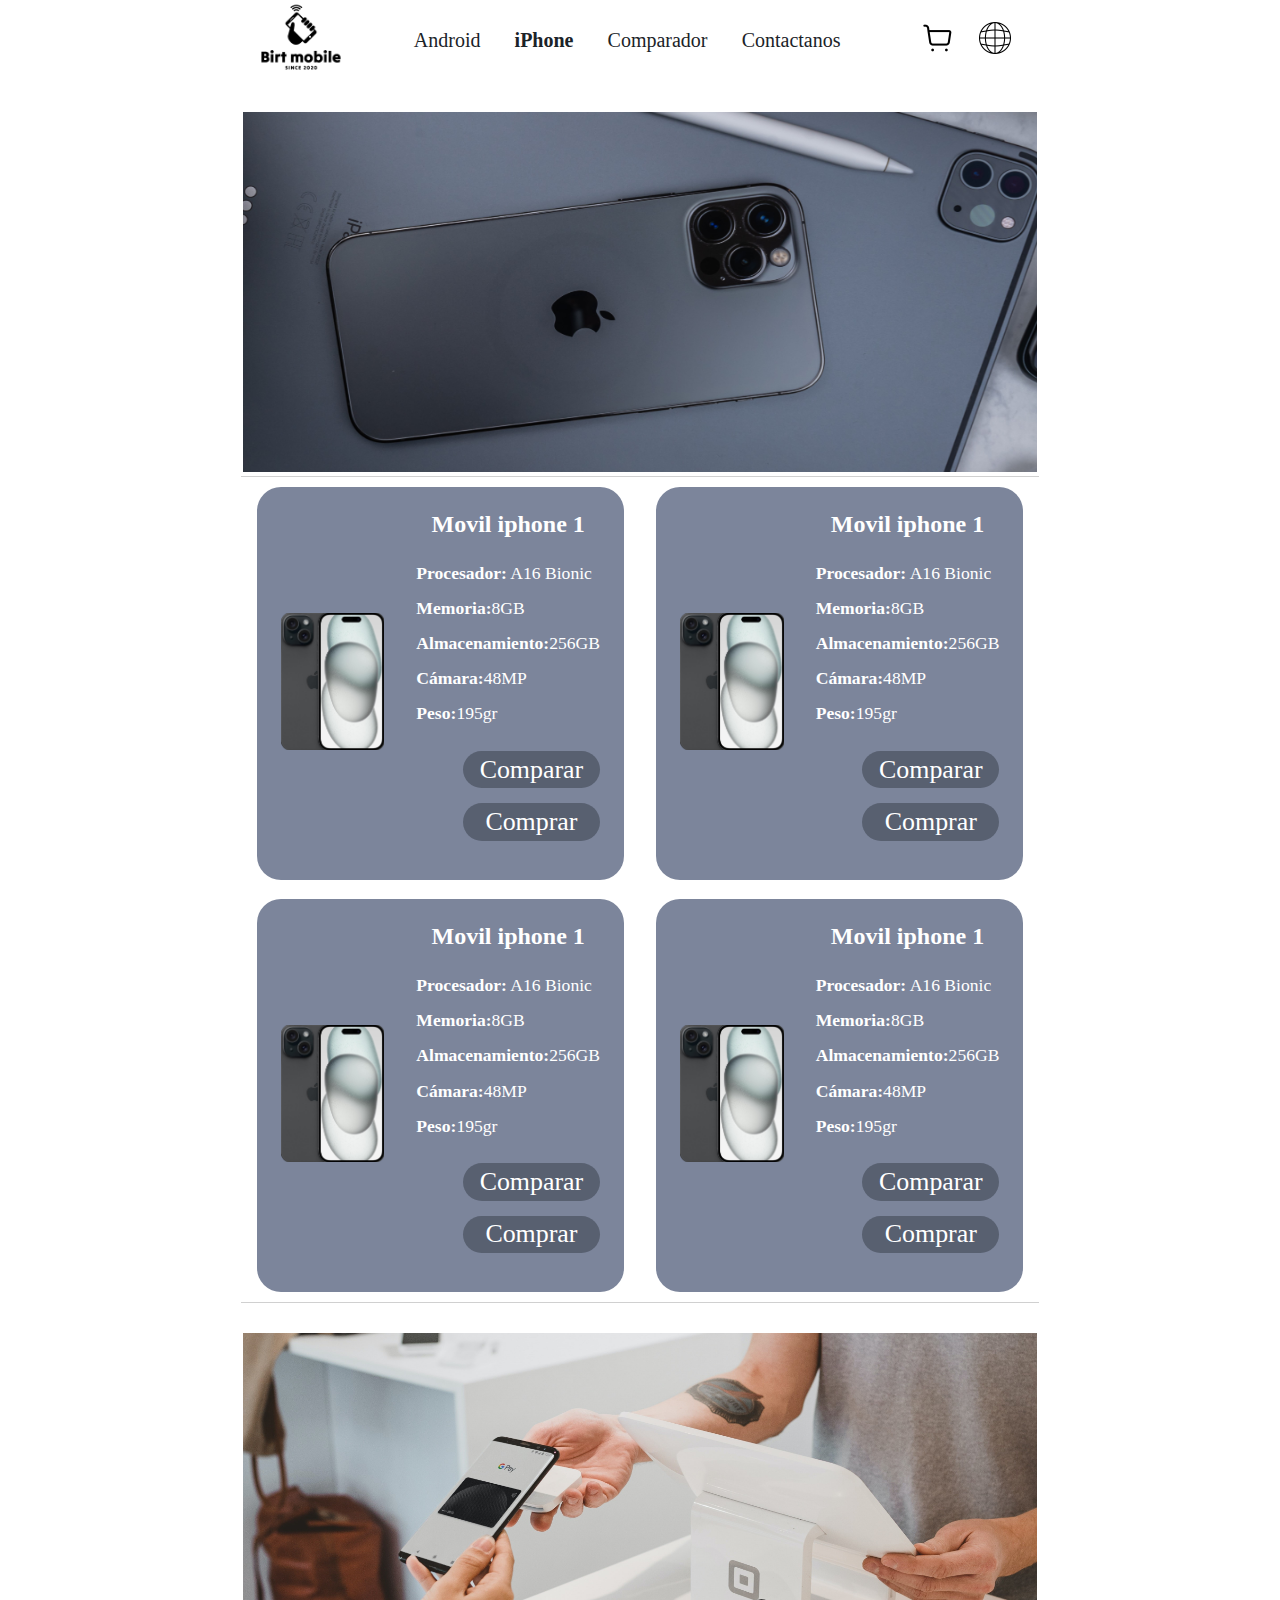
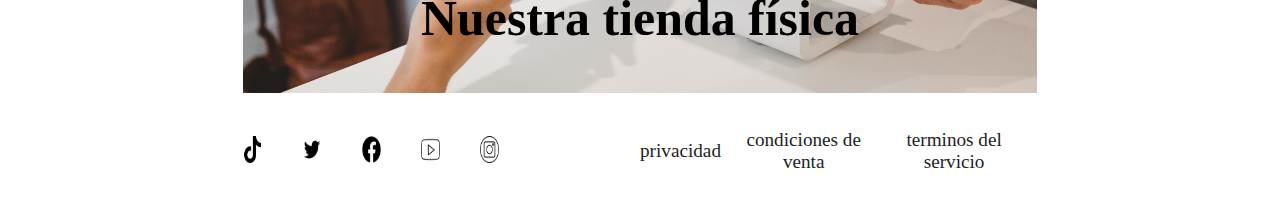
<file: pagina1/iphone.html>
<!DOCTYPE html>
<html lang="en">
<head>
    <meta charset="UTF-8">
    <meta name="viewport" content="width=device-width, initial-scale=1.0">
    <title>iPhone - Birt Mobile</title>
    <link rel="stylesheet" href="styles/main.css">
    <link rel="stylesheet" href="styles/moviles.css">
</head>
<body>
    <header id="cabecera">
        <!--Cabecera comun para todas las paginas con los diferentes menús-->
        <a href="index.html"><img src="images/logotipo.png" alt="Logotipo Birt" id="imagen-birt"></a>
        <nav>
            <ul id="lista-menus">
                <li><a href="android.html" class="enlace-web">Android</a></li>
                <li class="actual"><a href="iphone.html" class="enlace-web">iPhone</a></li>
                <li><a href="comparador.html" class="enlace-web">Comparador</a></li>
                <li><a href="contacta.html" class="enlace-web">Contactanos</a></li>
            </ul>
        </nav>
        <aside>
            <a href="cesta.html">
                <img src="images/cesta.png" alt="Carrito de la cesta" srcset="" id="carro-compra" class="icono">
            </a>
            <a href="#">
                <img src="images/idioma.png" alt="Selector de idioma" srcset="" id="selector-idioma" class="icono">
            </a>
        </aside>
    </header>

    <!--Imagen principal de la pagina-->
    <section>
        <img src="images/iphone_principal.jpg" alt="imagen principal" srcset="" class="imagen-principal">
    </section>

     <!--Seccion para mostrar los dispositivos, cada uno en un article que hará de tarjeta-->
    <section id="contenido-princ">
        <article class="tarjeta">
            <div class="imagen-tarjeta">
                <img src="images/iphone_articulo.png" alt="imagen iphone" srcset="">
            </div>
            <div class="datos-tarjeta">
                <h2>Movil iphone 1</h2>
                <p><b>Procesador:</b> A16 Bionic</p>
                <p><b>Memoria:</b>8GB</p>
                <p><b>Almacenamiento:</b>256GB</p>
                <p><b>Cámara:</b>48MP</p>
                <p><b>Peso:</b>195gr</p>
                <span>
                    <a href="comparador.html" class="boton-pulsable">Comparar</a>
                    <a href="cesta.html" class="boton-pulsable">Comprar</a>
                </span>
            </div>
        </article>
        <article class="tarjeta">
            <div class="imagen-tarjeta">
                <img src="images/iphone_articulo.png" alt="imagen iphone" srcset="">
            </div>
            <div class="datos-tarjeta">
                <h2>Movil iphone 1</h2>
                <p><b>Procesador:</b> A16 Bionic</p>
                <p><b>Memoria:</b>8GB</p>
                <p><b>Almacenamiento:</b>256GB</p>
                <p><b>Cámara:</b>48MP</p>
                <p><b>Peso:</b>195gr</p>
                <span>
                    <a href="comparador.html" class="boton-pulsable">Comparar</a>
                    <a href="cesta.html" class="boton-pulsable">Comprar</a>
                </span>
            </div>
        </article>
        <article class="tarjeta">
            <div class="imagen-tarjeta">
                <img src="images/iphone_articulo.png" alt="imagen iphone" srcset="">
            </div>
            <div class="datos-tarjeta">
                <h2>Movil iphone 1</h2>
                <p><b>Procesador:</b> A16 Bionic</p>
                <p><b>Memoria:</b>8GB</p>
                <p><b>Almacenamiento:</b>256GB</p>
                <p><b>Cámara:</b>48MP</p>
                <p><b>Peso:</b>195gr</p>
                <span>
                    <a href="comparador.html" class="boton-pulsable">Comparar</a>
                    <a href="cesta.html" class="boton-pulsable">Comprar</a>
                </span>
            </div>
        </article>
        <article class="tarjeta">
            <div class="imagen-tarjeta">
                <img src="images/iphone_articulo.png" alt="imagen iphone" srcset="">
            </div>
            <div class="datos-tarjeta">
                <h2>Movil iphone 1</h2>
                <p><b>Procesador:</b> A16 Bionic</p>
                <p><b>Memoria:</b>8GB</p>
                <p><b>Almacenamiento:</b>256GB</p>
                <p><b>Cámara:</b>48MP</p>
                <p><b>Peso:</b>195gr</p>
                <span>
                    <a href="comparador.html" class="boton-pulsable">Comparar</a>
                    <a href="cesta.html" class="boton-pulsable">Comprar</a>
                </span>
            </div>
        </article>
    </section>

    <!--footer-->
    <footer>
        <div class="imagen-texto">
            <a href="contacta.html" id="foto-footer-contacta"><img src="images/tienda.jpg" alt="" srcset="" id="imagenfooter"></a> 
            <h2>Nuestra tienda física</h2>
        </div>
        <div id="fin-pagina">
            <ul id="lista-iconos">
                <li><img src="images/tik-tok.png" alt="red tiktok" srcset="" class="icono-red-social"></li>
                <li><img src="images/twitter.png" alt="red twitter" srcset="" class="icono-red-social"></li>
                <li><img src="images/facebook.png" alt="red facebook" srcset="" class="icono-red-social"></li>
                <li><img src="images/youtube.png" alt="red youtube" srcset="" class="icono-red-social"></li>
                <li><img src="images/instagram.png" alt="red instagram" srcset="" class="icono-red-social"></li>
            </ul>

            <ul id="condiciones">
                <a href="#" class="enlace-web"><li>privacidad</li></a>
                <a href="#" class="enlace-web"><li>condiciones de venta</li></a>
                <a href="#" class="enlace-web"><li>terminos del servicio</li></a>
            </ul>
        </div>
    </footer>

</body>
</html>
</file>
<file: pagina1/styles/main.css>
/* 
En esta hoja estan todos los estilos que se comparten entre las diferentes paginas.
Por ejemplo la cabecera y el footer entre otras cosas.
El resto de estilos propios de cada pagina estan en su propio archivo css nombrado como la pagina.
*/

/*Reset*/
* {
    margin: 0;
    padding: 0;
    box-sizing:content-box;
}

body{
    margin: auto;
    text-align: center;
    align-items: center;
    width: 80%;
    background-color: #ffffff;
}

/*Estilos para la cabecera de las diferentes paginas*/
#cabecera{
    width: 75%;
    display: flex;
    flex-direction: row;
    justify-content: space-between;
    align-items: center;
    margin: auto;
}

#imagen-birt{
    width: 7vw;
}

#imagen-birt:hover{
    opacity: 60%;
}

nav{
    min-width: 60%;
}

#lista-menus{
    display: flex;
    flex-direction: row;
    list-style: none;
    justify-content: space-around;
    font-size: 20px;
}

.enlace-web{
    text-decoration: none;
    color: #1B2328;
}

.enlace-web:hover{
    color: black;
    font-weight: bold;
}

aside{
    display: flex;
    align-items: center;
    justify-content: space-around;
    width: 15%;
}

.icono{
    width: 2.5vw;
}

/*Estilos para las imagenes principales de la web*/
.imagen-principal{
    margin-top: 2rem;
    width: 62vw;
    height: 40vh;
}

/*Marcar en que pagina se está en ese momento*/
.actual{
    font-weight: bold;
}

/*Estilos para el footer*/
footer{
    width: 62vw;
    margin: 1.9rem auto;   
}

/*contenedor para la imagen del footer y texto*/
.imagen-texto{
    position: relative;
    display: flex;
    justify-content: center;
    align-items: end;
    width: 100%;
}

.imagen-texto img{
    width: 100%;
    height: 40vh;
    margin: auto;
}

#foto-footer-contacta{
    width: 100%;
}

.imagen-texto h2{
    position: absolute;
    font-size: 3.12rem;
    bottom: 1em;
}

/*Estilos para el contenedor donde estan las RRSS y condiciones*/
#fin-pagina{
    display: grid;
    grid-template-columns: 1fr 1fr;
    align-items: center;
    height: auto;
    margin-top: 2rem;
}

#fin-pagina ul{
    list-style: none;
    margin: 0;
    padding: 0;
}

#lista-iconos{
    align-items: center;
    display: flex;
    justify-content: flex-start;
    gap: 1rem;
}

.icono-red-social{
    width: 1.5vw;
    height: 3vh;
    margin-right: 1.5rem;
}

.icono-red-social:hover, .icono:hover{
    transform: scale(1.5);
}

#condiciones{
    align-items: center;
    display: flex;
    justify-content: flex-end;
}

#condiciones li{
    margin-right: 15px;
    font-size: 1.2em;
}

/*Hover para las imagenes de los footer y de los moviles del index*/
#imagenfooter:hover, .imagen-dispositivo:hover{
    opacity: 0.6;
    cursor: pointer;
}

/*Letras de titulos y diferentes apartados con color gris*/
.color-gris{
    color: #343c40;
    font-size: 3rem;
}

/*Estilos para movil y tablet*/
@media screen 
and (min-device-width : 360px) 
and (max-device-width: 900px) {
    html, body {
        max-width: 100%;
        width: 90%;
        margin: auto;
    }

    header{
        flex-wrap: wrap;
    }

    #cabecera{
        max-width: 100%;
    }
    
    nav{
        order: 2;
        margin: 1rem auto;
        border-bottom: 1px solid rgba(116, 116, 116, 0.726);
        border-top: 1px solid rgba(116, 116, 116, 0.726);
        width: 100%;
        padding: 1rem;
    }

    #imagen-birt{
        width: 30vw;
    }
    
    #lista-menus{
        width: 100%;
        flex-direction: column;
    }

    nav li{
        margin-top: .5rem;
    }

    aside{
        order: 1;
        width: 40%;
        margin-left: 5vw;
    }

    .icono{
        width: 8vw;
    }

    .color-gris{
        max-width: 80%;
        font-size: 2rem;
        text-align: center;
        margin: 1.5rem auto;
    }

    .imagen-principal{
        max-width: 100%;
        height: 15vh;
    }

    .imagen-texto{
        width: 100%;
    }

    #imagenfooter{
        width: 100%;
        height: 20vh;
    }

    .imagen-texto h2{
        font-size: 2rem;
        bottom: 50%;
        color: black;
    }

    #fin-pagina{
        display: block;
    }

    .icono-red-social{
        width: 6vw;
        margin-right: .9rem;
    }

    #condiciones{  
        margin-top: 0px;
        font-size: .5rem;
    }

    #condiciones li{
        margin-right: 0;
        text-align: center;
        margin: 1rem;
    }
}
</file>
<file: pagina1/styles/index.css>
/*Estilos para la pagina de index*/
#general-index{
    justify-content: center;
    align-items: center;
}

h1{
    margin-top: 3vh;
    margin-bottom: 3vh;
    font-size: 3rem;
}

/*Estilos contenedor general para las imagenes y nombres*/
#imagenes{
    display: flex;
    flex-direction: row;
    justify-content: space-between;
    width: 70%;
    margin: auto;
}

#imagenes img{
    border-radius: 5%;
}

#imagenes p{
    position: absolute;
    font-size: 2.6em;
    font-weight: bold;
    color: black;
    margin: 2.4rem;
}

/*Estilos contenedor propio de la imagen del movil y el texto*/
.imagenesmoviles{
    position: relative;
    display: flex;
    align-items: flex-end;
}

/*Contenedor apartado iPhone*/
.lado-iphone{
    justify-content: right;
}

.imagen-dispositivo{
    width: 25vw;
}

/*Estilos para movil y tablet*/
@media screen 
and (min-device-width : 360px) 
and (max-device-width : 900px) {
    .imagen-principal{
        max-width: 100%;
        height: 15vh;
    }

    #imagenes{
        max-width: 80%;
        display: block;
        margin: 4rem auto;
    }

    #imagenes p{
        font-size: 1.5rem;
        position: relative;
        margin-top: auto;
    }
    
    .imagenesmoviles{
        display: block;
    }

    .imagen-dispositivo{
        width: 40vw;
    }
}
</file>
<file: pagina1/styles/moviles.css>
/*Estilos para las paginas tanto de Android como de iPhone*/

/*Estilos contenedor de los filtros por marca de movil*/
#filtro{
    width: 70%;
    margin: 3em auto 3em;
}

#filtro ul{
    list-style: none;
    display: flex;
    justify-content: space-between;
}

#filtro ul li a{
    color: white;
    text-decoration: none;
}

/*Estilos contenedor general con los moviles en tarjetas*/
#contenido-princ{
    width: 78%;
    border-top: 1px solid rgba(128, 128, 128, 0.37);
    border-bottom: 1px solid rgba(128, 128, 128, 0.37);
    margin: 0 auto;
    display: grid;
    grid-template-columns: 1fr 1fr;
}

/*Contenedor general para las tarjetas de los moviles*/
.tarjeta{
    background-color: #7c859b;
    color: white;
    display: grid;
    grid-template-columns: 1fr 1fr;
    width: 80%;
    height: fit-content;
    margin: 0.62rem auto;
    gap: 2rem;
    border-radius: 1.5rem;
    padding: 1.5rem;
}

/*Diferentes apartados de la tarjeta del movil*/
.imagen-tarjeta{
    max-width: 100%;
    margin: auto;
}

.imagen-tarjeta img{
    width: 100%;
}

.imagen-tarjeta img:hover{
    opacity: 0.5;
}

.datos-tarjeta h2{
    margin-bottom: 1.1rem;
}

.datos-tarjeta p{
    text-align: left;
    line-height: 2em;
    font-size: 1.1rem;
}

/*Contenedor con los botones de comparar y comprar*/
.datos-tarjeta span{
    display: flex;
    flex-direction: column;
    align-items: flex-end;
    margin-top: 1.2rem;
}

.datos-tarjeta span a{
    width: 8.12rem;
}

.boton-pulsable{
    border-radius: 20px;
    background-color: #586070;
    margin-bottom: 0.94rem;
    text-decoration: none;
    font-size: 1.62rem;
    color: white;
    padding: 2%;
}

.boton-pulsable:hover{
    background-color: #6a7691;
    color: #404757;
    box-shadow: 3px 6px 10px rgb(110, 80, 82);
}

/*Estilos para movil y tablet*/
@media screen 
and (min-device-width : 360px) 
and (max-device-width: 900px) {
    #filtro ul{
        display: block;
    }

    #contenido-princ{
        display: block;
    }
    
    .tarjeta{
        display: block;
        margin: 2rem auto 1rem;
    }

    .imagen-tarjeta img{
        width: 25vw;
    }

    .boton-pulsable {
        font-size: 1.4rem;
    }
}

/*Estilos unicamente para tablet*/
@media screen 
and (min-device-width : 431px) 
and (max-device-width: 900px) {
    .imagen-tarjeta img{
        width: 30vw;
    }
}
</file>
<file: pagina1/styles/cesta.css>
/*Estilos para la cesta de compra*/

h1{
    margin: 2rem auto 3rem;
}

/* Estilos para el contenedor de la tabla y el h2*/
.contenido{
    margin-top: 2rem;
    border-bottom: 1px solid grey;
}

/* Estilos para la tabla que muestra los productos añadidos */
table{
    width: 50%;
    margin: auto;
    padding: 1.3rem;
}

table img{
    max-width: 150px;
    max-height: 150px;
    display: block;
    margin: auto;
}

thead{
    font-weight: bold;
}

td, th{
    width: 30%;
}

.cantidad, .precio{
    font-weight: bold;
    font-size: 1.5rem;
}

/*Estilo para el h2 que muestra el mensaje de precio total*/
.total{
    width: 50%;
    margin: auto;
    text-align: right;
    font-size: 2rem;
    margin-bottom: 3rem;
}

/*Version tablet y movil*/
@media screen 
and (min-device-width : 360px) 
and (max-device-width: 900px) {
    .contenido{
        justify-content: center;
    }

    table{
        width: 100%;
    }

    table img{
        width: 7rem;
    }

    /*Estilo para el h2 donde aparece el total*/
    .total{
        text-align: center;
        width: 80%;
        line-height: 3rem;
    }
}

/*estilo para la tabla tabla unicamente para el movil*/
@media screen 
and (min-device-width : 360px) 
and (max-device-width: 410px) {
    table{
        padding: 0;
    }
}
</file>
<file: pagina1/styles/comparador.css>
/*Estilos para la pagina del comparador*/

.imagen-principal{
    width: 16%;
    height: auto;
    margin-bottom: 2.5rem;
}
h1{
    width: 50%;
    text-align: center;
    margin: auto;
    
}

/*Estilos para el contenedor de los dispositivos en el comparador*/
#zona-comparador{
    max-width: 80%;
    display: grid;
    grid-template-columns: 1fr 1fr;
    margin: 5em auto 5em;
}

/*Contenedor de cada dispositivo*/
.tarjeta-movil{
    width: 18rem;
    margin: auto;
}

.tarjeta-movil img{
    width: 12rem;
    min-height: 16rem;
    margin-bottom: 1.2rem;
}

.tarjeta-movil h2{
    font-size: 2em;    
}

.tarjeta-movil p{
    font-size: 1.2rem;
}

/*Linea separadora entre parrafos*/
.linea{
    border-bottom: 2px solid rgba(128, 128, 128, 0.5);
    margin-bottom: 1.5rem;
    padding-bottom: 1.5rem;
    width: 85%;
}

/*Estilos para movil*/
@media screen 
and (min-device-width : 360px) 
and (max-device-width: 431px) {
    .imagen-principal{
        width: 40vw;
    }

    h1{
        width: 100%;
    }
    
    #zona-comparador{
        display: flex;
        flex-direction: column;
    }

    .tarjeta-movil{
        margin: 2rem auto 2rem;
    }
}
/*Estilos unicos para tablet*/
@media screen 
and (min-device-width : 432px) 
and (max-device-width: 900px) {
    .imagen-principal{
        width: 40vw;
    }
}
</file>
<file: pagina1/styles/contacta.css>
/*  Estilos para la pagina de contactar
    Los estilos de la imagen principal se encuentran en main.css
*/
h1{
    margin-top: 2rem;
}

/*Parrafo con la web y el correo de la empresa*/
p{    
    margin: 3rem auto 1rem;
}

/*Estilos para el formulario y sus campos*/
form{
    width: 40%;
    display: flex;
    flex-direction: column;
    padding: 1rem;
    background-color: #ededed;
    border-radius: 1rem;
    margin: 0rem auto 8rem;
}

.entrada{
    width: 70%;
    border-radius: 10rem;
    padding: 0.2rem;
    border: none;
    margin-bottom: 0.5rem;
}

/*Campo de texto del formulario*/
.texto{
    border: none;
    height: 10rem;
    border-radius: 0.5rem;
    padding: 0.2rem;
}

/*Estilos del contenedor para el checkbox, label y boton enviar*/
span{
    display: flex;
    margin-top: 0.8rem;
    margin-left: 1rem;
}

span label{
    width: 15%;
}

#enviar{
    margin-left: auto;
    width: 80%;
    border-radius: 3rem;
    border: none;
    background-color: #586070;
    color: white;
}

#enviar:hover{
    background-color:  rgb(46, 78, 146);
}

/*Estilos Footer diferente de las otras paginas*/
#footer-diferente{
    width: 62vw;
}

/*estilos para el contenedor donde esta la imagen y los datos*/
#contenedor-ubicacion{
    display: flex;
    border-bottom: 1px solid black;
    margin-bottom: 1.5rem;
}

/*Foto de ubicacion*/
#footer-diferente img{
    width: 49%;
    margin-bottom: 1rem;   
}

#contenedor-informacion{
    display: flex;
    flex-direction: column;
    align-items: center;
    width: 49%;
    font-size: 1.2em;
}

#contenedor-informacion h2{
    width: 45%;
    margin-top: 2rem;
}

/*Estilos para tablet y movil*/
@media screen 
and (min-device-width : 200px) 
and (max-device-width: 900px) {
    form{
        width: 80%;
    }

    form label{
        width: 30%;
    }

    #enviar{
        width: 50%;
    }

    #contenedor-ubicacion{
        display: block;
    }
    
    #contenedor-ubicacion img{
        width: 100%;
    }

    #contenedor-informacion {
        width: 100%;
        margin: auto;
    }
}
</file>
<file: pagina2/css/general.min.css>
*{margin:0;padding:0}input{background-color:#b0e0e6}input::-moz-placeholder{color:#009ab7}input::placeholder{color:#009ab7}.piefoto{background-color:#b0e0e6;color:#009ab7;font-weight:bold}.bi{color:#009ab7;font-size:2rem}.bi:hover{cursor:pointer}.activo{border-bottom:.3rem solid #009ab7}.pintar-cuadrado:hover{background-color:#009ab7;color:#fff;height:100%}.pintar-redondo:hover{background-color:#009ab7;color:#fff;width:75px;height:75px;border-radius:100px}.pintar-tarjeta:hover{background-color:#009ab7;border-radius:2rem;color:#fff;padding:.3rem}.pintar-tarjeta:hover .nombre,.pintar-tarjeta:hover i{color:#fff}.pintar-tarjeta-feed:hover{background-color:#009ab7;border-radius:1rem;color:#fff}.nombre,.enlace,.textopost{color:#009ab7;text-decoration:none}.enlace{font-size:.9rem}.enlace:hover{transition:all .1s;font-weight:bold}.bordejago{border:1px solid green}.tarjeta{width:20%;height:10rem}.tarjeta:hover{cursor:pointer}.bordetarjeta{border-color:#b0e0e6 !important}.pruebamia{background-color:#b0e0e6;color:#009ab7;border:none}.persona{text-decoration:none;color:#009ab7}.persona:hover{text-decoration:underline}.pintar-mano:hover{background-color:#009ab7;border-radius:2rem;padding:.6rem;color:#fff}.pintar-boton:hover{background-color:#009ab7;color:#fff}.pintar-boton:hover i{color:#fff}.storie:hover{background-color:rgba(0,154,183,.2)}.formulario{color:#009ab7;outline-color:#009ab7}/*# sourceMappingURL=general.min.css.map */
</file>
